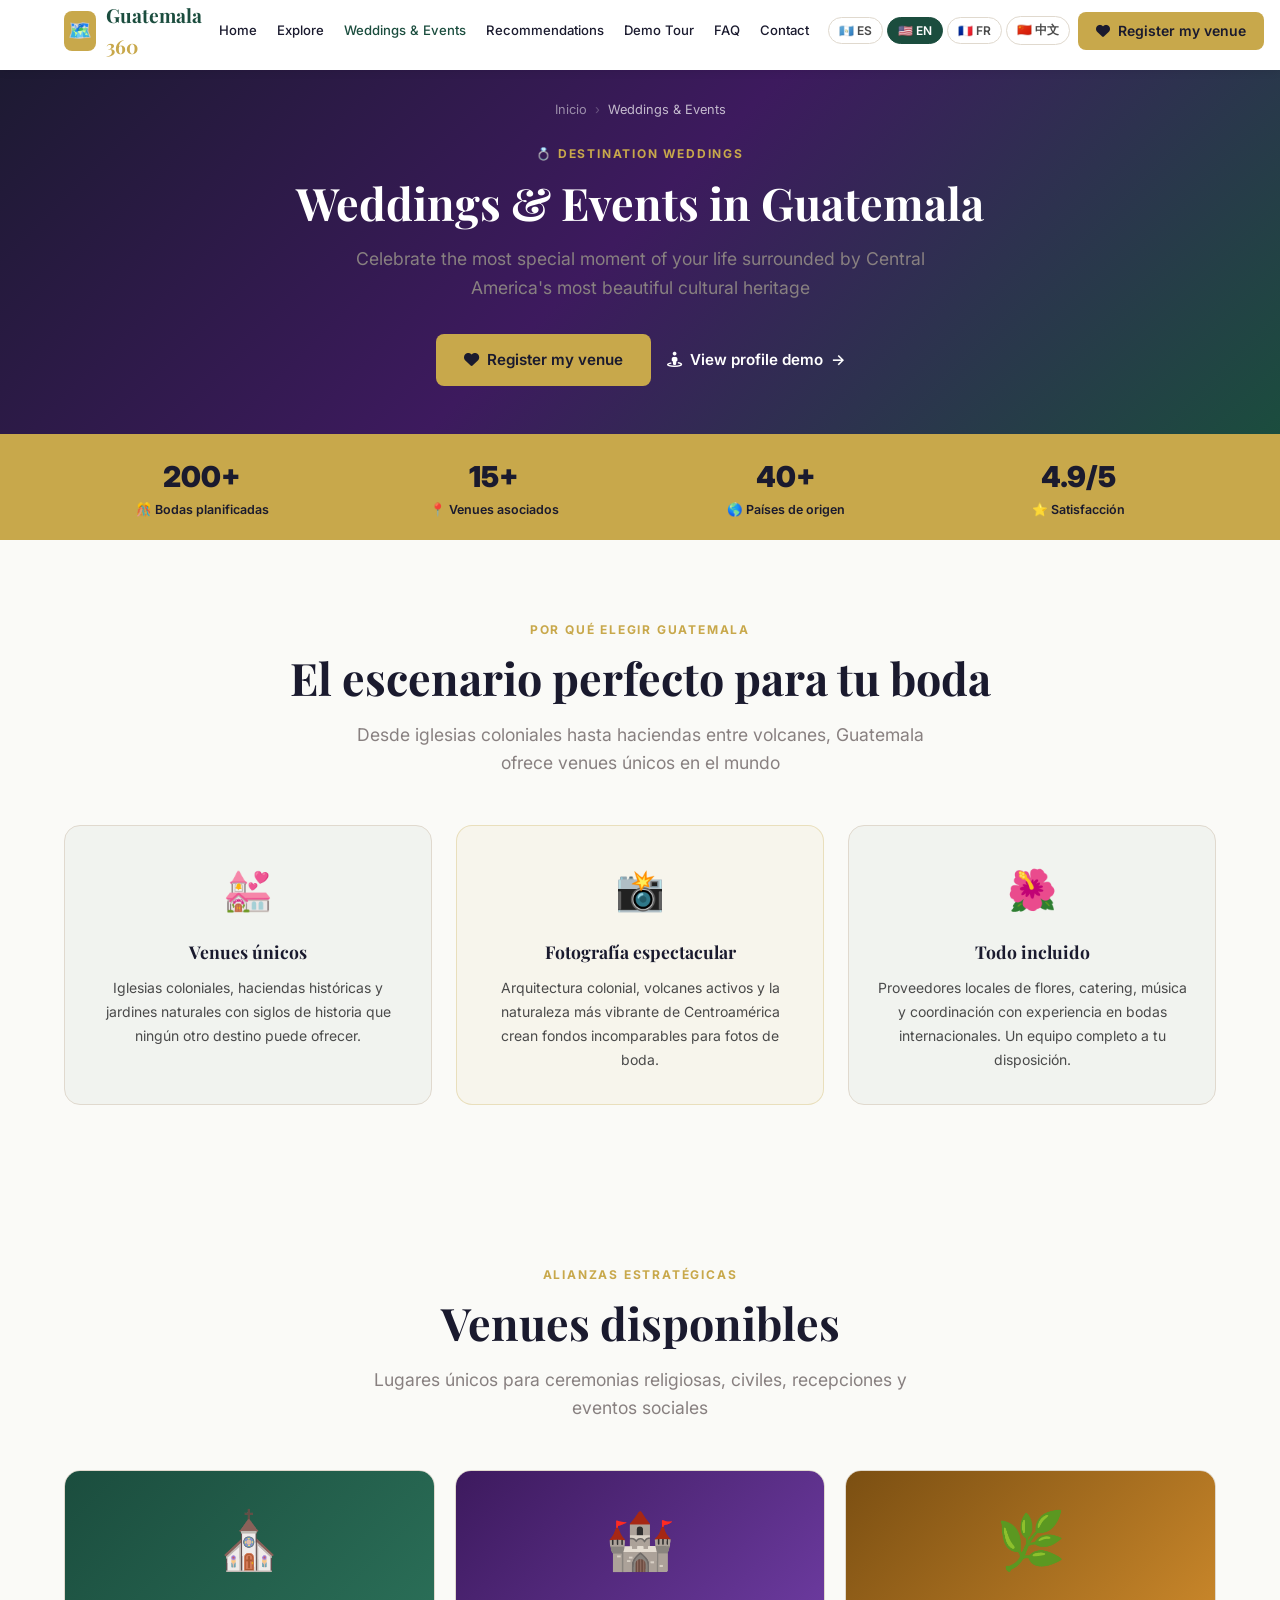
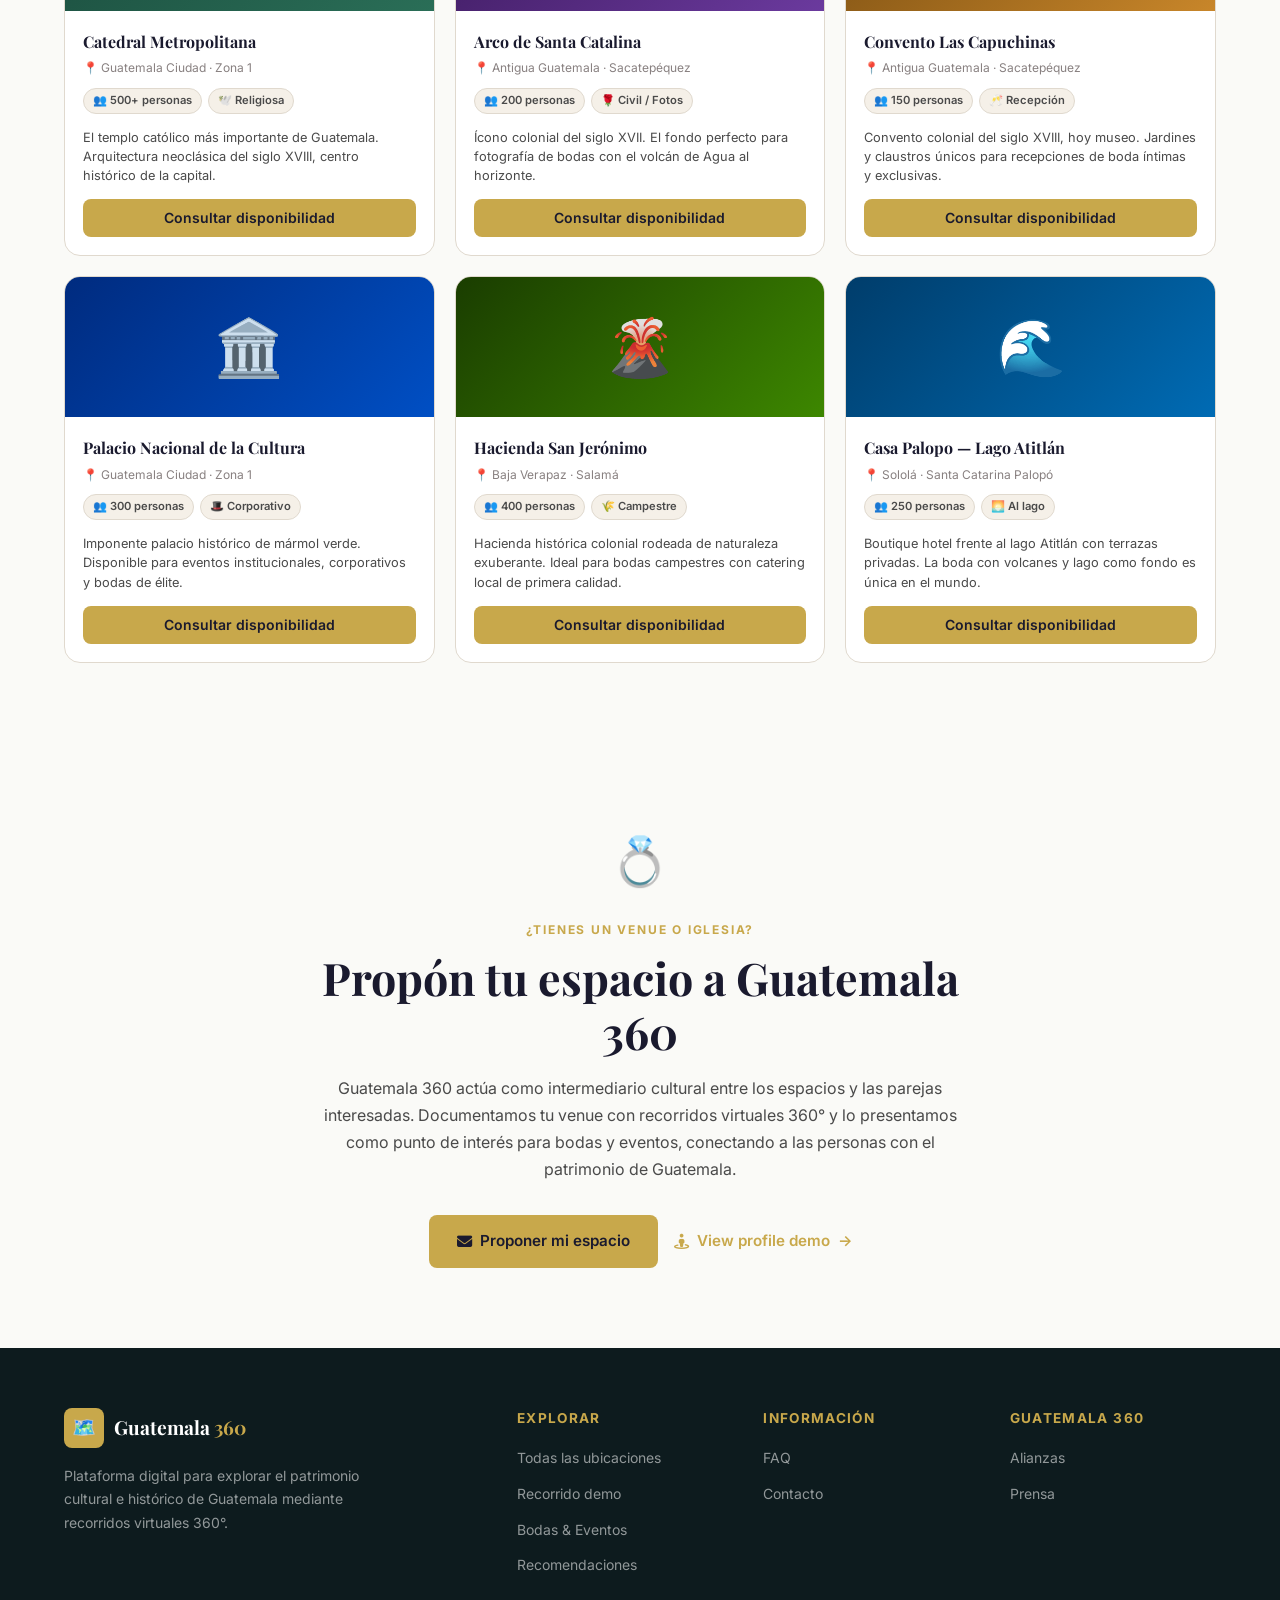
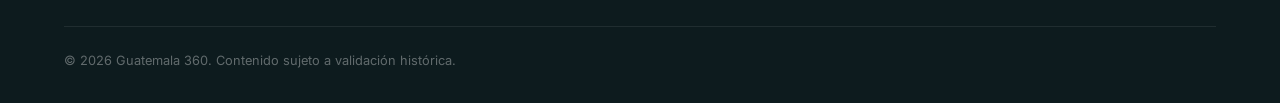
<file: bodas.html>
<!DOCTYPE html>
<html lang="es">
<head>
  <meta charset="UTF-8">
  <meta name="viewport" content="width=device-width, initial-scale=1.0">
  <title>Bodas & Eventos en Guatemala — Guatemala 360</title>
  <meta name="description" content="Celebra tu boda o evento especial en los lugares más emblemáticos de Guatemala. Iglesias coloniales, haciendas históricas y venues únicos.">
  <link rel="preconnect" href="https://fonts.googleapis.com">
  <link href="https://fonts.googleapis.com/css2?family=Playfair+Display:wght@400;700;900&family=Inter:wght@400;500;600;700&display=swap" rel="stylesheet">
  <link rel="stylesheet" href="https://cdnjs.cloudflare.com/ajax/libs/font-awesome/6.5.0/css/all.min.css">
  <link rel="stylesheet" href="css/styles.css">
</head>
<body>

<header class="header header--light" id="main-header">
  <div class="container">
    <div class="header-inner">
      <a href="index.html" class="logo">
        <div class="logo-icon">🗺️</div>
        <span class="logo-text" style="color:var(--color-primary)">Guatemala <span>360</span></span>
      </a>
      <nav class="nav">
        <a href="index.html" class="nav-link" style="color:var(--color-dark)" data-i18n="nav_home">Inicio</a>
        <a href="explorar.html" class="nav-link" style="color:var(--color-dark)" data-i18n="nav_explore">Explorar</a>
        <a href="bodas.html" class="nav-link active" style="color:var(--color-primary)" data-i18n="nav_weddings">Bodas & Eventos</a>
        <a href="recomendaciones.html" class="nav-link" style="color:var(--color-dark)" data-i18n="nav_recommendations">Recomendaciones</a>
        <a href="tour.html" class="nav-link" style="color:var(--color-dark)" data-i18n="nav_tour">Recorrido Demo</a>
        <a href="faq.html" class="nav-link" style="color:var(--color-dark)" data-i18n="nav_faq">FAQ</a>
        <a href="contacto.html" class="nav-link" style="color:var(--color-dark)" data-i18n="nav_contact">Contacto</a>
        <div class="lang-switcher"></div>
        <a href="contacto.html" class="btn btn--primary btn--sm nav-cta">
          <i class="fa fa-heart"></i> <span data-i18n="weddings_cta_venue">Registrar mi venue</span>
        </a>
      </nav>
      <button class="hamburger">
        <span style="background:var(--color-dark)"></span>
        <span style="background:var(--color-dark)"></span>
        <span style="background:var(--color-dark)"></span>
      </button>
    </div>
  </div>
  <nav class="mobile-nav">
    <a href="index.html" class="nav-link" data-i18n="nav_home">Inicio</a>
    <a href="explorar.html" class="nav-link" data-i18n="nav_explore">Explorar</a>
    <a href="bodas.html" class="nav-link" data-i18n="nav_weddings">Bodas & Eventos</a>
    <a href="recomendaciones.html" class="nav-link" data-i18n="nav_recommendations">Recomendaciones</a>
    <a href="tour.html" class="nav-link" data-i18n="nav_tour">Recorrido Demo</a>
    <a href="faq.html" class="nav-link" data-i18n="nav_faq">FAQ</a>
    <a href="contacto.html" class="nav-link" data-i18n="nav_contact">Contacto</a>
    <div class="lang-switcher" style="justify-content:flex-start;margin:8px 0"></div>
  </nav>
</header>

<!-- PAGE HEADER -->
<div class="page-header" style="background:linear-gradient(135deg,#1A1A2E 0%,#3D1A5E 50%,#1B4D3E 100%)">
  <div class="container">
    <nav class="ficha-breadcrumb" style="justify-content:center">
      <a href="index.html">Inicio</a>
      <span class="separator">›</span>
      <span style="color:rgba(255,255,255,0.7)" data-i18n="nav_weddings">Bodas & Eventos</span>
    </nav>
    <p class="section-label">💍 Destination Weddings</p>
    <h1 class="section-title" style="color:white" data-i18n="weddings_title">Bodas & Eventos en Guatemala</h1>
    <p class="section-subtitle" style="margin:0 auto" data-i18n="weddings_subtitle">Celebra el momento más especial de tu vida rodeado del patrimonio cultural más hermoso de Centroamérica</p>
    <div style="display:flex;gap:16px;justify-content:center;margin-top:32px;flex-wrap:wrap">
      <a href="contacto.html" class="btn btn--primary">
        <i class="fa fa-heart"></i> <span data-i18n="weddings_cta_venue">Registrar mi venue</span>
      </a>
      <a href="ubicacion.html" class="btn btn--ghost" style="border-color:rgba(255,255,255,0.4);color:white">
        <i class="fa fa-street-view"></i> <span data-i18n="weddings_cta_demo">Ver demo de perfil</span>
      </a>
    </div>
  </div>
</div>

<!-- STATS BAR -->
<div style="background:var(--color-secondary);padding:20px 0">
  <div class="container">
    <div style="display:grid;grid-template-columns:repeat(4,1fr);gap:16px;text-align:center">
      <div>
        <div style="font-size:1.8rem;font-weight:900;color:#1A1A2E">200+</div>
        <div style="font-size:0.78rem;color:#1A1A2E;font-weight:600">🎊 Bodas planificadas</div>
      </div>
      <div>
        <div style="font-size:1.8rem;font-weight:900;color:#1A1A2E">15+</div>
        <div style="font-size:0.78rem;color:#1A1A2E;font-weight:600">📍 Venues asociados</div>
      </div>
      <div>
        <div style="font-size:1.8rem;font-weight:900;color:#1A1A2E">40+</div>
        <div style="font-size:0.78rem;color:#1A1A2E;font-weight:600">🌎 Países de origen</div>
      </div>
      <div>
        <div style="font-size:1.8rem;font-weight:900;color:#1A1A2E">4.9/5</div>
        <div style="font-size:0.78rem;color:#1A1A2E;font-weight:600">⭐ Satisfacción</div>
      </div>
    </div>
  </div>
</div>

<!-- WHY GUATEMALA -->
<section class="section">
  <div class="container">
    <div class="text-center">
      <p class="section-label">Por qué elegir Guatemala</p>
      <h2 class="section-title">El escenario perfecto para tu boda</h2>
      <p class="section-subtitle">Desde iglesias coloniales hasta haciendas entre volcanes, Guatemala ofrece venues únicos en el mundo</p>
    </div>
    <div style="display:grid;grid-template-columns:repeat(3,1fr);gap:24px;margin-top:48px">
      <div style="padding:32px 28px;border-radius:var(--radius-lg);background:rgba(27,77,62,0.04);border:1.5px solid var(--color-border);text-align:center">
        <div style="font-size:2.5rem;margin-bottom:16px">💒</div>
        <h3 style="font-family:var(--font-heading);font-size:1.1rem;font-weight:700;color:var(--color-dark);margin-bottom:10px">Venues únicos</h3>
        <p style="font-size:0.875rem;color:var(--color-mid);line-height:1.7">Iglesias coloniales, haciendas históricas y jardines naturales con siglos de historia que ningún otro destino puede ofrecer.</p>
      </div>
      <div style="padding:32px 28px;border-radius:var(--radius-lg);background:rgba(200,168,75,0.06);border:1.5px solid rgba(200,168,75,0.3);text-align:center">
        <div style="font-size:2.5rem;margin-bottom:16px">📸</div>
        <h3 style="font-family:var(--font-heading);font-size:1.1rem;font-weight:700;color:var(--color-dark);margin-bottom:10px">Fotografía espectacular</h3>
        <p style="font-size:0.875rem;color:var(--color-mid);line-height:1.7">Arquitectura colonial, volcanes activos y la naturaleza más vibrante de Centroamérica crean fondos incomparables para fotos de boda.</p>
      </div>
      <div style="padding:32px 28px;border-radius:var(--radius-lg);background:rgba(27,77,62,0.04);border:1.5px solid var(--color-border);text-align:center">
        <div style="font-size:2.5rem;margin-bottom:16px">🌺</div>
        <h3 style="font-family:var(--font-heading);font-size:1.1rem;font-weight:700;color:var(--color-dark);margin-bottom:10px">Todo incluido</h3>
        <p style="font-size:0.875rem;color:var(--color-mid);line-height:1.7">Proveedores locales de flores, catering, música y coordinación con experiencia en bodas internacionales. Un equipo completo a tu disposición.</p>
      </div>
    </div>
  </div>
</section>

<!-- VENUES -->
<section class="section section--light">
  <div class="container">
    <div class="text-center">
      <p class="section-label">Alianzas estratégicas</p>
      <h2 class="section-title">Venues disponibles</h2>
      <p class="section-subtitle">Lugares únicos para ceremonias religiosas, civiles, recepciones y eventos sociales</p>
    </div>
    <div class="wedding-venues-grid">

      <div class="wedding-venue-card">
        <div class="wedding-venue-img">⛪</div>
        <div class="wedding-venue-body">
          <div class="wedding-venue-name">Catedral Metropolitana</div>
          <div class="wedding-venue-location">📍 Guatemala Ciudad · Zona 1</div>
          <div class="wedding-venue-meta">
            <span class="wedding-venue-tag">👥 500+ personas</span>
            <span class="wedding-venue-tag">🕊️ Religiosa</span>
          </div>
          <p style="font-size:0.8rem;color:var(--color-mid);line-height:1.5;margin-bottom:14px">El templo católico más importante de Guatemala. Arquitectura neoclásica del siglo XVIII, centro histórico de la capital.</p>
          <a href="contacto.html" class="btn btn--primary btn--sm" style="width:100%;justify-content:center">Consultar disponibilidad</a>
        </div>
      </div>

      <div class="wedding-venue-card">
        <div class="wedding-venue-img" style="background:linear-gradient(135deg,#3D1A5E,#6B3A9E)">🏰</div>
        <div class="wedding-venue-body">
          <div class="wedding-venue-name">Arco de Santa Catalina</div>
          <div class="wedding-venue-location">📍 Antigua Guatemala · Sacatepéquez</div>
          <div class="wedding-venue-meta">
            <span class="wedding-venue-tag">👥 200 personas</span>
            <span class="wedding-venue-tag">🌹 Civil / Fotos</span>
          </div>
          <p style="font-size:0.8rem;color:var(--color-mid);line-height:1.5;margin-bottom:14px">Ícono colonial del siglo XVII. El fondo perfecto para fotografía de bodas con el volcán de Agua al horizonte.</p>
          <a href="contacto.html" class="btn btn--primary btn--sm" style="width:100%;justify-content:center">Consultar disponibilidad</a>
        </div>
      </div>

      <div class="wedding-venue-card">
        <div class="wedding-venue-img" style="background:linear-gradient(135deg,#7B4F12,#C8862A)">🌿</div>
        <div class="wedding-venue-body">
          <div class="wedding-venue-name">Convento Las Capuchinas</div>
          <div class="wedding-venue-location">📍 Antigua Guatemala · Sacatepéquez</div>
          <div class="wedding-venue-meta">
            <span class="wedding-venue-tag">👥 150 personas</span>
            <span class="wedding-venue-tag">🥂 Recepción</span>
          </div>
          <p style="font-size:0.8rem;color:var(--color-mid);line-height:1.5;margin-bottom:14px">Convento colonial del siglo XVIII, hoy museo. Jardines y claustros únicos para recepciones de boda íntimas y exclusivas.</p>
          <a href="contacto.html" class="btn btn--primary btn--sm" style="width:100%;justify-content:center">Consultar disponibilidad</a>
        </div>
      </div>

      <div class="wedding-venue-card">
        <div class="wedding-venue-img" style="background:linear-gradient(135deg,#002B7F,#004FC4)">🏛️</div>
        <div class="wedding-venue-body">
          <div class="wedding-venue-name">Palacio Nacional de la Cultura</div>
          <div class="wedding-venue-location">📍 Guatemala Ciudad · Zona 1</div>
          <div class="wedding-venue-meta">
            <span class="wedding-venue-tag">👥 300 personas</span>
            <span class="wedding-venue-tag">🎩 Corporativo</span>
          </div>
          <p style="font-size:0.8rem;color:var(--color-mid);line-height:1.5;margin-bottom:14px">Imponente palacio histórico de mármol verde. Disponible para eventos institucionales, corporativos y bodas de élite.</p>
          <a href="contacto.html" class="btn btn--primary btn--sm" style="width:100%;justify-content:center">Consultar disponibilidad</a>
        </div>
      </div>

      <div class="wedding-venue-card">
        <div class="wedding-venue-img" style="background:linear-gradient(135deg,#1A3D00,#3D8700)">🌋</div>
        <div class="wedding-venue-body">
          <div class="wedding-venue-name">Hacienda San Jerónimo</div>
          <div class="wedding-venue-location">📍 Baja Verapaz · Salamá</div>
          <div class="wedding-venue-meta">
            <span class="wedding-venue-tag">👥 400 personas</span>
            <span class="wedding-venue-tag">🌾 Campestre</span>
          </div>
          <p style="font-size:0.8rem;color:var(--color-mid);line-height:1.5;margin-bottom:14px">Hacienda histórica colonial rodeada de naturaleza exuberante. Ideal para bodas campestres con catering local de primera calidad.</p>
          <a href="contacto.html" class="btn btn--primary btn--sm" style="width:100%;justify-content:center">Consultar disponibilidad</a>
        </div>
      </div>

      <div class="wedding-venue-card">
        <div class="wedding-venue-img" style="background:linear-gradient(135deg,#003D6B,#006BB4)">🌊</div>
        <div class="wedding-venue-body">
          <div class="wedding-venue-name">Casa Palopo — Lago Atitlán</div>
          <div class="wedding-venue-location">📍 Sololá · Santa Catarina Palopó</div>
          <div class="wedding-venue-meta">
            <span class="wedding-venue-tag">👥 250 personas</span>
            <span class="wedding-venue-tag">🌅 Al lago</span>
          </div>
          <p style="font-size:0.8rem;color:var(--color-mid);line-height:1.5;margin-bottom:14px">Boutique hotel frente al lago Atitlán con terrazas privadas. La boda con volcanes y lago como fondo es única en el mundo.</p>
          <a href="contacto.html" class="btn btn--primary btn--sm" style="width:100%;justify-content:center">Consultar disponibilidad</a>
        </div>
      </div>

    </div>
  </div>
</section>


<!-- CTA FINAL -->
<section class="section">
  <div class="container">
    <div style="text-align:center;max-width:640px;margin:0 auto">
      <div style="font-size:3rem;margin-bottom:20px">💍</div>
      <p class="section-label">¿Tienes un venue o iglesia?</p>
      <h2 class="section-title">Propón tu espacio a Guatemala 360</h2>
      <p style="color:var(--color-mid);line-height:1.7;margin-bottom:32px">Guatemala 360 actúa como intermediario cultural entre los espacios y las parejas interesadas. Documentamos tu venue con recorridos virtuales 360° y lo presentamos como punto de interés para bodas y eventos, conectando a las personas con el patrimonio de Guatemala.</p>
      <div style="display:flex;gap:16px;justify-content:center;flex-wrap:wrap">
        <a href="contacto.html" class="btn btn--primary">
          <i class="fa fa-envelope"></i> Proponer mi espacio
        </a>
        <a href="ubicacion.html" class="btn btn--ghost">
          <i class="fa fa-street-view"></i> <span data-i18n="weddings_cta_demo">Ver demo de perfil</span>
        </a>
      </div>
    </div>
  </div>
</section>

<!-- FOOTER -->
<footer class="footer">
  <div class="container">
    <div class="footer-grid">
      <div class="footer-about">
        <a href="index.html" class="logo">
          <div class="logo-icon">🗺️</div>
          <span class="logo-text">Guatemala <span>360</span></span>
        </a>
        <p>Plataforma digital para explorar el patrimonio cultural e histórico de Guatemala mediante recorridos virtuales 360°.</p>
      </div>
      <div>
        <div class="footer-col-title">Explorar</div>
        <ul class="footer-links">
          <li><a href="explorar.html">Todas las ubicaciones</a></li>
          <li><a href="tour.html">Recorrido demo</a></li>
          <li><a href="bodas.html">Bodas & Eventos</a></li>
          <li><a href="recomendaciones.html">Recomendaciones</a></li>
        </ul>
      </div>
      <div>
        <div class="footer-col-title">Información</div>
        <ul class="footer-links">
          <li><a href="faq.html">FAQ</a></li>
          <li><a href="contacto.html">Contacto</a></li>
        </ul>
      </div>
      <div>
        <div class="footer-col-title">Guatemala 360</div>
        <ul class="footer-links">
          <li><a href="contacto.html">Alianzas</a></li>
          <li><a href="contacto.html">Prensa</a></li>
        </ul>
      </div>
    </div>
    <div class="footer-bottom">
      <p>© 2026 Guatemala 360. Contenido sujeto a validación histórica.</p>
    </div>
  </div>
</footer>

<script src="js/data.js"></script>
<script src="js/i18n.js"></script>
<script src="js/main.js"></script>
</body>
</html>
</file>
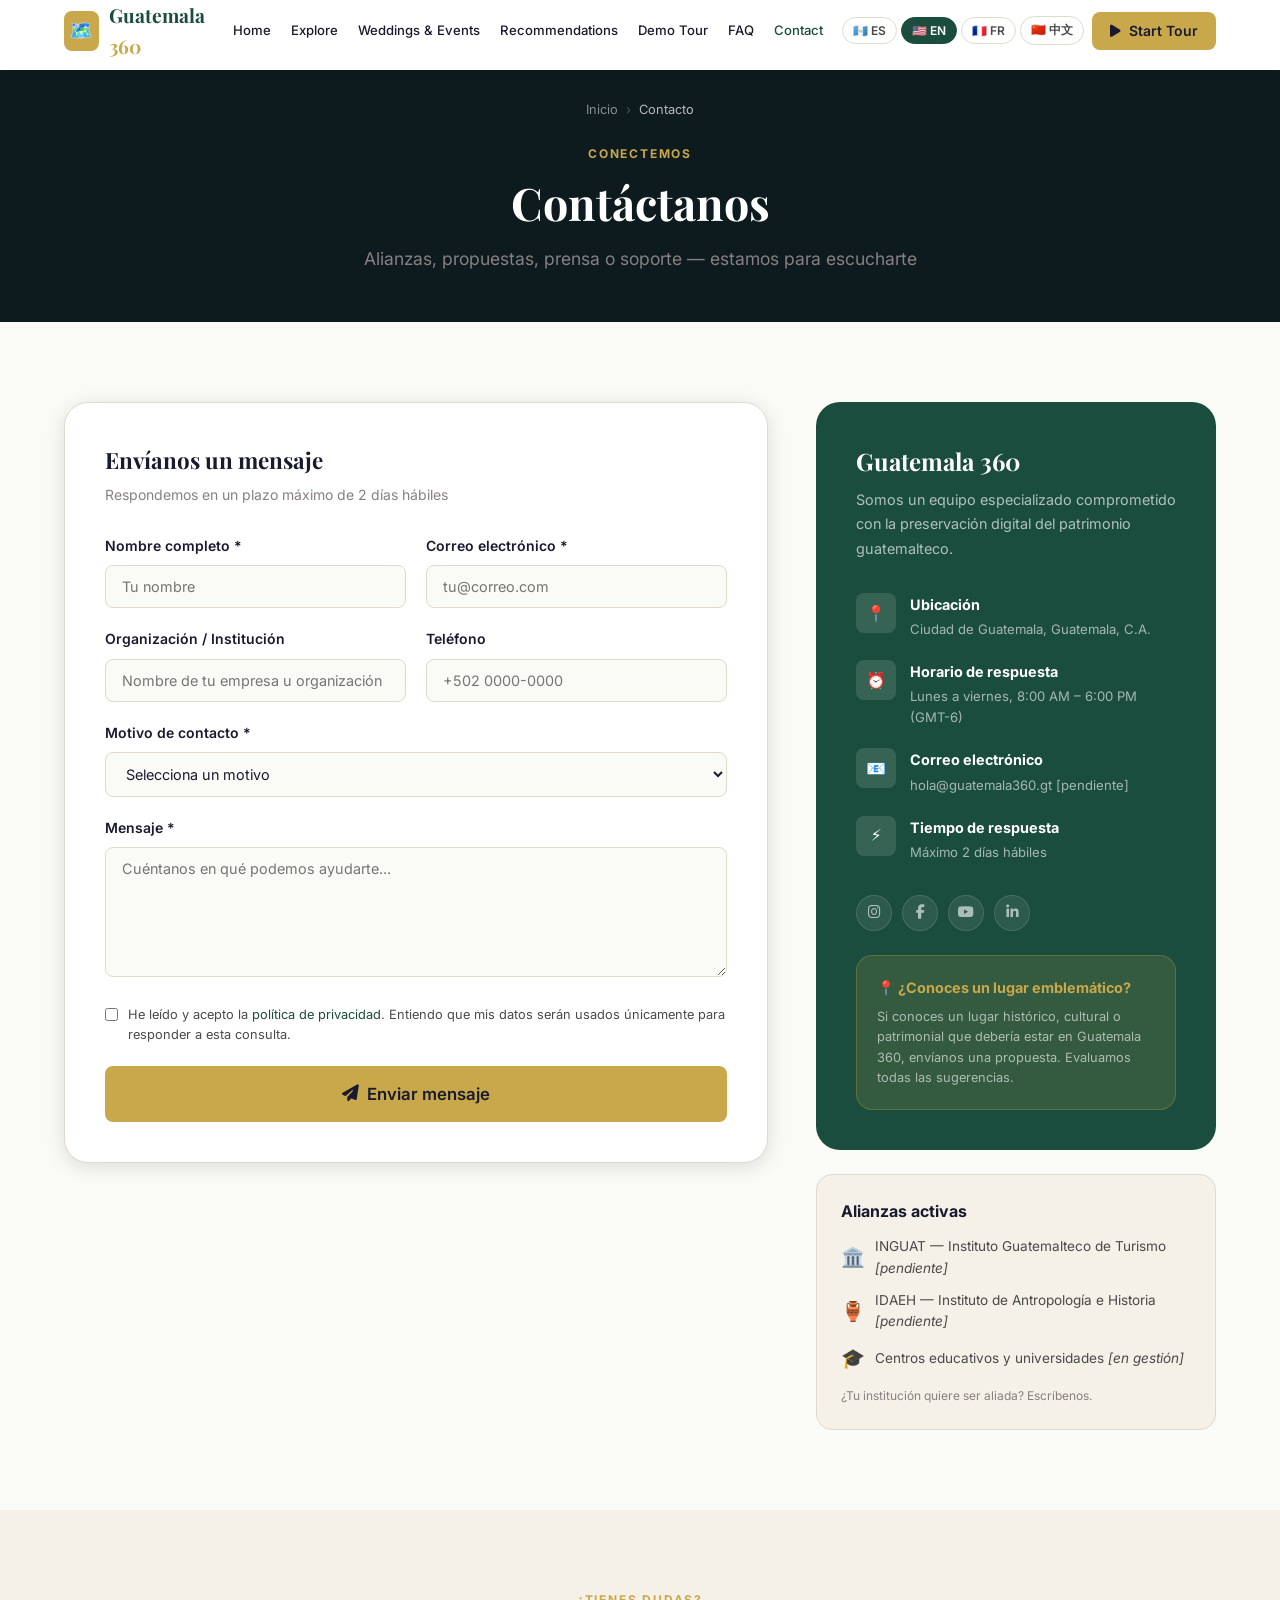
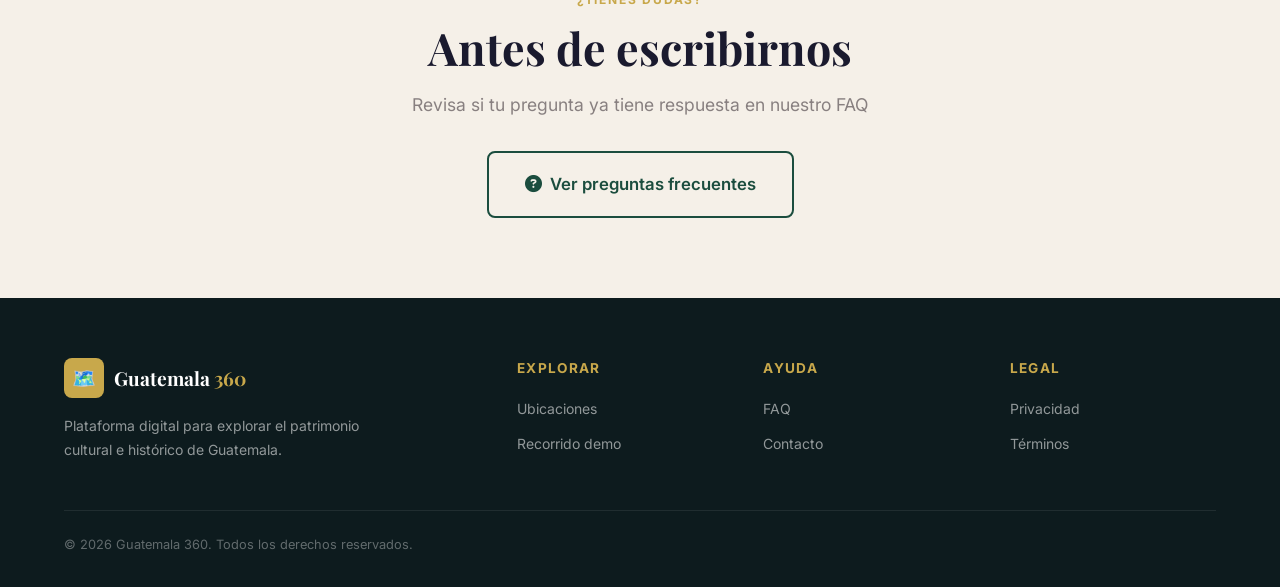
<file: contacto.html>
<!DOCTYPE html>
<html lang="es">
<head>
  <meta charset="UTF-8">
  <meta name="viewport" content="width=device-width, initial-scale=1.0">
  <title>Contacto — Guatemala 360</title>
  <meta name="description" content="Contáctanos para alianzas institucionales, proponer ubicaciones, prensa, soporte o cualquier consulta sobre Guatemala 360.">
  <link rel="preconnect" href="https://fonts.googleapis.com">
  <link href="https://fonts.googleapis.com/css2?family=Playfair+Display:wght@400;700&family=Inter:wght@400;500;600;700&display=swap" rel="stylesheet">
  <link rel="stylesheet" href="https://cdnjs.cloudflare.com/ajax/libs/font-awesome/6.5.0/css/all.min.css">
  <link rel="stylesheet" href="css/styles.css">
  <style>
    .contact-layout {
      display: grid;
      grid-template-columns: 1fr 400px;
      gap: 48px;
      align-items: start;
    }
    .contact-info-card {
      background: var(--color-primary);
      border-radius: var(--radius-xl);
      padding: 40px;
      color: white;
    }
    .contact-info-title { font-family: var(--font-heading); font-size: 1.5rem; font-weight: 700; margin-bottom: 8px; }
    .contact-info-sub { color: rgba(255,255,255,0.65); font-size: 0.9rem; line-height: 1.7; margin-bottom: 32px; }
    .contact-info-list { display: flex; flex-direction: column; gap: 20px; margin-bottom: 32px; }
    .contact-info-item { display: flex; gap: 14px; align-items: flex-start; }
    .contact-info-icon {
      width: 40px; height: 40px;
      background: rgba(255,255,255,0.12);
      border-radius: var(--radius-md);
      display: flex; align-items: center; justify-content: center;
      font-size: 1rem; flex-shrink: 0;
    }
    .contact-info-item-title { font-weight: 700; font-size: 0.9rem; margin-bottom: 3px; }
    .contact-info-item-val { font-size: 0.82rem; color: rgba(255,255,255,0.6); }

    .propose-card {
      margin-top: 20px;
      background: rgba(200,168,75,0.15);
      border: 1px solid rgba(200,168,75,0.3);
      border-radius: var(--radius-lg);
      padding: 20px;
    }
    .propose-card-title { font-weight: 700; font-size: 0.9rem; color: var(--color-secondary); margin-bottom: 8px; }
    .propose-card-desc { font-size: 0.8rem; color: rgba(255,255,255,0.6); line-height: 1.6; }

    .success-msg {
      display: none;
      padding: 20px;
      background: rgba(27,77,62,0.1);
      border: 2px solid var(--color-primary);
      border-radius: var(--radius-lg);
      text-align: center;
      margin-top: 20px;
    }
    .success-msg.show { display: block; }

    @media(max-width: 900px) {
      .contact-layout { grid-template-columns: 1fr; }
      .contact-info-card { order: 2; }
    }
  </style>
</head>
<body>

<header class="header header--light" id="main-header">
  <div class="container">
    <div class="header-inner">
      <a href="index.html" class="logo">
        <div class="logo-icon">🗺️</div>
        <span class="logo-text" style="color:var(--color-primary)">Guatemala <span>360</span></span>
      </a>
      <nav class="nav">
        <a href="index.html" class="nav-link" style="color:var(--color-dark)" data-i18n="nav_home">Inicio</a>
        <a href="explorar.html" class="nav-link" style="color:var(--color-dark)" data-i18n="nav_explore">Explorar</a>
        <a href="bodas.html" class="nav-link" style="color:var(--color-dark)" data-i18n="nav_weddings">Bodas &amp; Eventos</a>
        <a href="recomendaciones.html" class="nav-link" style="color:var(--color-dark)" data-i18n="nav_recommendations">Recomendaciones</a>
        <a href="tour.html" class="nav-link" style="color:var(--color-dark)" data-i18n="nav_tour">Recorrido Demo</a>
        <a href="faq.html" class="nav-link" style="color:var(--color-dark)" data-i18n="nav_faq">FAQ</a>
        <a href="contacto.html" class="nav-link active" style="color:var(--color-primary)" data-i18n="nav_contact">Contacto</a>
        <div class="lang-switcher"></div>
        <a href="tour.html" class="btn btn--primary btn--sm nav-cta">
          <i class="fa fa-play"></i> <span data-i18n="nav_cta">Iniciar Recorrido</span>
        </a>
      </nav>
      <button class="hamburger">
        <span style="background:var(--color-dark)"></span>
        <span style="background:var(--color-dark)"></span>
        <span style="background:var(--color-dark)"></span>
      </button>
    </div>
  </div>
  <nav class="mobile-nav">
    <a href="index.html" class="nav-link" data-i18n="nav_home">Inicio</a>
    <a href="explorar.html" class="nav-link" data-i18n="nav_explore">Explorar</a>
        <a href="bodas.html" class="nav-link" style="color:var(--color-dark)" data-i18n="nav_weddings">Bodas &amp; Eventos</a>
        <a href="recomendaciones.html" class="nav-link" style="color:var(--color-dark)" data-i18n="nav_recommendations">Recomendaciones</a>
        <a href="tour.html" class="nav-link" data-i18n="nav_tour">Recorrido Demo</a>
    <a href="faq.html" class="nav-link" data-i18n="nav_faq">FAQ</a>
    <a href="contacto.html" class="nav-link" data-i18n="nav_contact">Contacto</a>
    <div class="lang-switcher" style="justify-content:flex-start;margin:8px 0"></div>
  </nav>
</header>

<!-- PAGE HEADER -->
<div class="page-header">
  <div class="container">
    <nav class="ficha-breadcrumb" style="justify-content:center">
      <a href="index.html">Inicio</a>
      <span class="separator">›</span>
      <span style="color:rgba(255,255,255,0.7)">Contacto</span>
    </nav>
    <p class="section-label">Conectemos</p>
    <h1 class="section-title" style="color:white">Contáctanos</h1>
    <p class="section-subtitle" style="margin:0 auto">Alianzas, propuestas, prensa o soporte — estamos para escucharte</p>
  </div>
</div>

<!-- CONTACT SECTION -->
<section class="section">
  <div class="container">
    <div class="contact-layout">

      <!-- FORMULARIO -->
      <div>
        <div class="contact-form-card">
          <h2 style="font-family:var(--font-heading);font-size:1.4rem;margin-bottom:6px">Envíanos un mensaje</h2>
          <p style="color:var(--color-muted);font-size:0.875rem;margin-bottom:28px">Respondemos en un plazo máximo de 2 días hábiles</p>

          <form id="contact-form" novalidate>
            <div class="form-row">
              <div class="form-group">
                <label class="form-label" for="nombre">Nombre completo *</label>
                <input class="form-input" type="text" id="nombre" name="nombre" placeholder="Tu nombre" required>
              </div>
              <div class="form-group">
                <label class="form-label" for="email">Correo electrónico *</label>
                <input class="form-input" type="email" id="email" name="email" placeholder="tu@correo.com" required>
              </div>
            </div>
            <div class="form-row">
              <div class="form-group">
                <label class="form-label" for="organizacion">Organización / Institución</label>
                <input class="form-input" type="text" id="organizacion" name="organizacion" placeholder="Nombre de tu empresa u organización">
              </div>
              <div class="form-group">
                <label class="form-label" for="telefono">Teléfono</label>
                <input class="form-input" type="tel" id="telefono" name="telefono" placeholder="+502 0000-0000">
              </div>
            </div>
            <div class="form-group">
              <label class="form-label" for="motivo">Motivo de contacto *</label>
              <select class="form-select" id="motivo" name="motivo" required>
                <option value="">Selecciona un motivo</option>
                <option value="alianza">🤝 Alianza institucional</option>
                <option value="propuesta-ubicacion">📍 Proponer una ubicación</option>
                <option value="permiso">🔑 Solicitud de permisos / acceso</option>
                <option value="turismo">✈️ Consulta turística</option>
                <option value="prensa">📰 Prensa y medios</option>
                <option value="educativo">🎓 Uso educativo</option>
                <option value="soporte">🛠️ Soporte técnico</option>
                <option value="otro">💬 Otro</option>
              </select>
            </div>
            <div class="form-group" id="ubicacion-group" style="display:none">
              <label class="form-label" for="ubicacion-propuesta">Lugar que deseas proponer</label>
              <input class="form-input" type="text" id="ubicacion-propuesta" name="ubicacion-propuesta" placeholder="Nombre del lugar y departamento">
            </div>
            <div class="form-group">
              <label class="form-label" for="mensaje">Mensaje *</label>
              <textarea class="form-textarea" id="mensaje" name="mensaje" placeholder="Cuéntanos en qué podemos ayudarte..." required></textarea>
            </div>
            <div class="form-group" style="display:flex;align-items:flex-start;gap:10px">
              <input type="checkbox" id="privacidad" name="privacidad" required style="margin-top:3px;width:auto;accent-color:var(--color-primary)">
              <label for="privacidad" style="font-size:0.8rem;color:var(--color-mid);cursor:pointer">
                He leído y acepto la <a href="#" style="color:var(--color-primary)">política de privacidad</a>. Entiendo que mis datos serán usados únicamente para responder a esta consulta.
              </label>
            </div>
            <button type="submit" class="btn btn--primary btn--lg" style="width:100%;justify-content:center">
              <i class="fa fa-paper-plane"></i> Enviar mensaje
            </button>
          </form>

          <div class="success-msg" id="success-msg">
            <div style="font-size:2rem;margin-bottom:8px">✅</div>
            <h4 style="font-family:var(--font-heading);font-size:1.1rem;margin-bottom:6px">¡Mensaje enviado!</h4>
            <p style="font-size:0.875rem;color:var(--color-mid)">Gracias por contactarnos. Responderemos a tu correo en un plazo de 2 días hábiles.</p>
          </div>
        </div>
      </div>

      <!-- SIDEBAR INFO -->
      <div>
        <div class="contact-info-card">
          <h3 class="contact-info-title">Guatemala 360</h3>
          <p class="contact-info-sub">Somos un equipo especializado comprometido con la preservación digital del patrimonio guatemalteco.</p>

          <div class="contact-info-list">
            <div class="contact-info-item">
              <div class="contact-info-icon">📍</div>
              <div>
                <div class="contact-info-item-title">Ubicación</div>
                <div class="contact-info-item-val">Ciudad de Guatemala, Guatemala, C.A.</div>
              </div>
            </div>
            <div class="contact-info-item">
              <div class="contact-info-icon">⏰</div>
              <div>
                <div class="contact-info-item-title">Horario de respuesta</div>
                <div class="contact-info-item-val">Lunes a viernes, 8:00 AM – 6:00 PM (GMT-6)</div>
              </div>
            </div>
            <div class="contact-info-item">
              <div class="contact-info-icon">📧</div>
              <div>
                <div class="contact-info-item-title">Correo electrónico</div>
                <div class="contact-info-item-val">hola@guatemala360.gt [pendiente]</div>
              </div>
            </div>
            <div class="contact-info-item">
              <div class="contact-info-icon">⚡</div>
              <div>
                <div class="contact-info-item-title">Tiempo de respuesta</div>
                <div class="contact-info-item-val">Máximo 2 días hábiles</div>
              </div>
            </div>
          </div>

          <div style="display:flex;gap:10px;margin-bottom:24px">
            <a href="#" class="social-link" aria-label="Instagram"><i class="fab fa-instagram"></i></a>
            <a href="#" class="social-link" aria-label="Facebook"><i class="fab fa-facebook-f"></i></a>
            <a href="#" class="social-link" aria-label="YouTube"><i class="fab fa-youtube"></i></a>
            <a href="#" class="social-link" aria-label="LinkedIn"><i class="fab fa-linkedin-in"></i></a>
          </div>

          <div class="propose-card">
            <div class="propose-card-title">📍 ¿Conoces un lugar emblemático?</div>
            <div class="propose-card-desc">Si conoces un lugar histórico, cultural o patrimonial que debería estar en Guatemala 360, envíanos una propuesta. Evaluamos todas las sugerencias.</div>
          </div>
        </div>

        <!-- Alianzas -->
        <div style="margin-top:24px;padding:24px;background:var(--color-light);border-radius:var(--radius-lg);border:1px solid var(--color-border)">
          <h4 style="font-weight:700;font-size:1rem;margin-bottom:12px">Alianzas activas</h4>
          <div style="display:flex;flex-direction:column;gap:10px">
            <div style="display:flex;align-items:center;gap:10px;font-size:0.85rem;color:var(--color-mid)">
              <span style="font-size:1.2rem">🏛️</span>
              <span>INGUAT — Instituto Guatemalteco de Turismo <em>[pendiente]</em></span>
            </div>
            <div style="display:flex;align-items:center;gap:10px;font-size:0.85rem;color:var(--color-mid)">
              <span style="font-size:1.2rem">🏺</span>
              <span>IDAEH — Instituto de Antropología e Historia <em>[pendiente]</em></span>
            </div>
            <div style="display:flex;align-items:center;gap:10px;font-size:0.85rem;color:var(--color-mid)">
              <span style="font-size:1.2rem">🎓</span>
              <span>Centros educativos y universidades <em>[en gestión]</em></span>
            </div>
          </div>
          <p style="font-size:0.75rem;color:var(--color-muted);margin-top:12px">¿Tu institución quiere ser aliada? Escríbenos.</p>
        </div>
      </div>
    </div>
  </div>
</section>

<!-- FAQ MINI -->
<section class="section section--cream">
  <div class="container" style="max-width:800px;text-align:center">
    <p class="section-label">¿Tienes dudas?</p>
    <h2 class="section-title">Antes de escribirnos</h2>
    <p class="section-subtitle" style="margin:0 auto 32px">Revisa si tu pregunta ya tiene respuesta en nuestro FAQ</p>
    <a href="faq.html" class="btn btn--outline-dark btn--lg">
      <i class="fa fa-question-circle"></i> Ver preguntas frecuentes
    </a>
  </div>
</section>

<!-- FOOTER -->
<footer class="footer">
  <div class="container">
    <div class="footer-grid">
      <div class="footer-about">
        <a href="index.html" class="logo">
          <div class="logo-icon">🗺️</div>
          <span class="logo-text">Guatemala <span>360</span></span>
        </a>
        <p>Plataforma digital para explorar el patrimonio cultural e histórico de Guatemala.</p>
      </div>
      <div>
        <div class="footer-col-title">Explorar</div>
        <ul class="footer-links">
          <li><a href="explorar.html">Ubicaciones</a></li>
          <li><a href="tour.html">Recorrido demo</a></li>
        </ul>
      </div>
      <div>
        <div class="footer-col-title">Ayuda</div>
        <ul class="footer-links">
          <li><a href="faq.html">FAQ</a></li>
          <li><a href="contacto.html">Contacto</a></li>
        </ul>
      </div>
      <div>
        <div class="footer-col-title">Legal</div>
        <ul class="footer-links">
          <li><a href="#">Privacidad</a></li>
          <li><a href="#">Términos</a></li>
        </ul>
      </div>
    </div>
    <div class="footer-bottom">
      <p>© 2026 Guatemala 360. Todos los derechos reservados.</p>
    </div>
  </div>
</footer>

<!-- MODAL -->
<div class="modal-overlay" id="modal-overlay">
  <div class="modal">
    <div class="modal-header">
      <h3 class="modal-title" id="modal-title"></h3>
      <button class="modal-close" id="modal-close">✕</button>
    </div>
    <div class="modal-img-placeholder" id="modal-image"></div>
    <div class="modal-body">
      <p class="modal-text" id="modal-text"></p>
      <p class="modal-source" id="modal-source"></p>
    </div>
  </div>
</div>


<script src="js/data.js"></script>
<script src="js/i18n.js"></script>
<script src="js/main.js"></script>
<script>
  document.addEventListener('DOMContentLoaded', () => {
    // Show ubicacion field when motivo is propuesta-ubicacion
    const motivoSelect = document.getElementById('motivo');
    const ubicacionGroup = document.getElementById('ubicacion-group');
    if (motivoSelect && ubicacionGroup) {
      motivoSelect.addEventListener('change', () => {
        ubicacionGroup.style.display = motivoSelect.value === 'propuesta-ubicacion' ? 'block' : 'none';
      });
    }

    // Form submission simulation
    const form = document.getElementById('contact-form');
    const successMsg = document.getElementById('success-msg');
    if (form && successMsg) {
      form.addEventListener('submit', (e) => {
        e.preventDefault();
        const nombre = document.getElementById('nombre').value.trim();
        const email = document.getElementById('email').value.trim();
        const motivo = document.getElementById('motivo').value;
        const mensaje = document.getElementById('mensaje').value.trim();
        const privacidad = document.getElementById('privacidad').checked;

        if (!nombre || !email || !motivo || !mensaje || !privacidad) {
          alert('Por favor completa todos los campos requeridos y acepta la política de privacidad.');
          return;
        }

        form.style.opacity = '0.5';
        form.style.pointerEvents = 'none';
        setTimeout(() => {
          form.style.display = 'none';
          successMsg.classList.add('show');
        }, 800);
      });
    }
  });
</script>
</body>
</html>
</file>
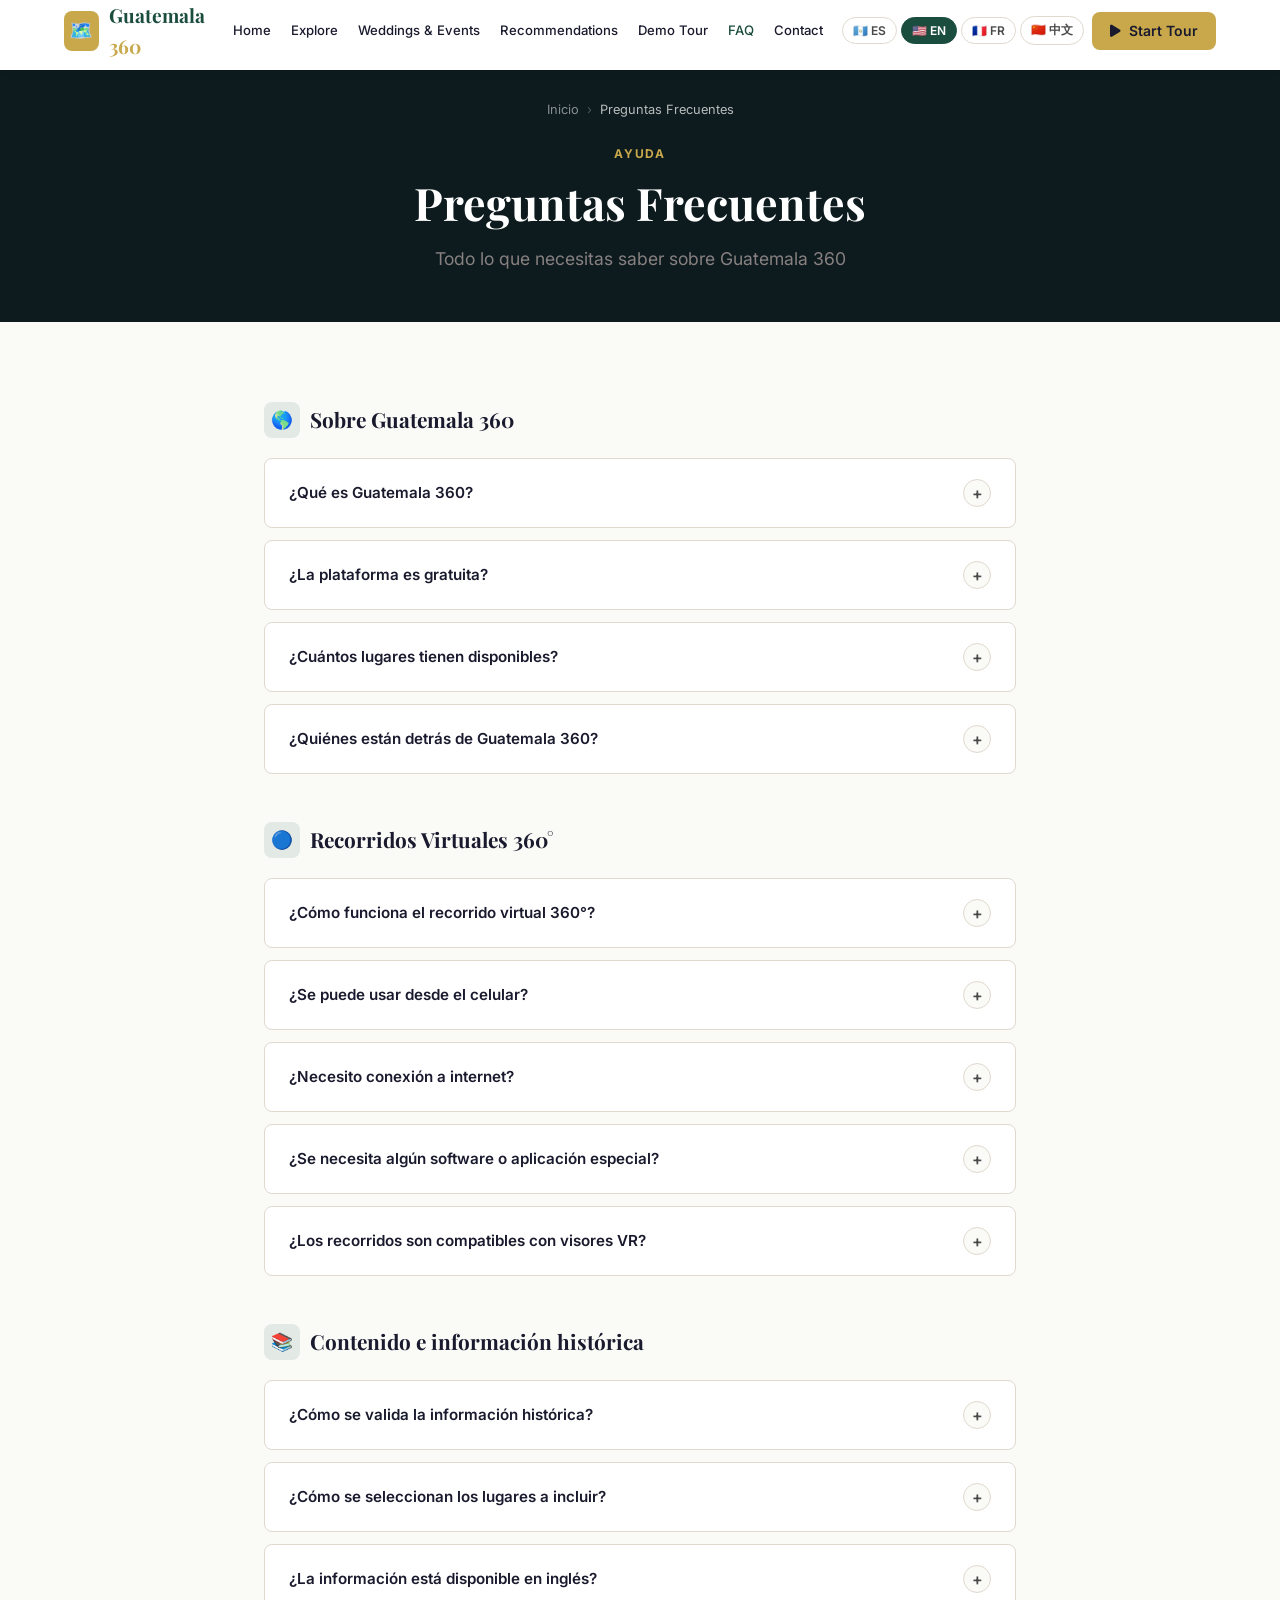
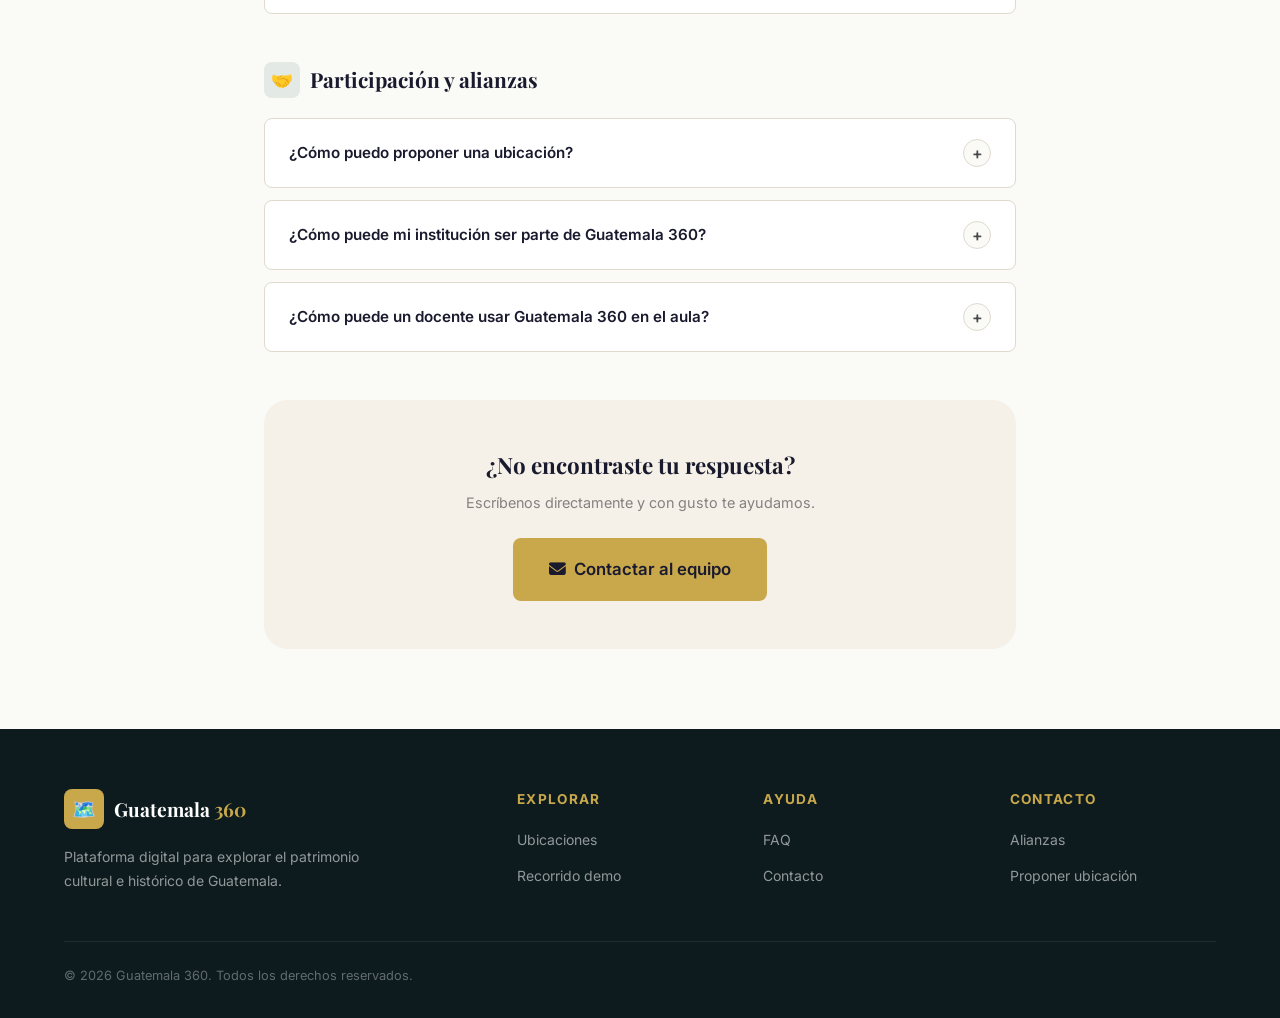
<file: faq.html>
<!DOCTYPE html>
<html lang="es">
<head>
  <meta charset="UTF-8">
  <meta name="viewport" content="width=device-width, initial-scale=1.0">
  <title>Preguntas Frecuentes — Guatemala 360</title>
  <meta name="description" content="Respuestas a las preguntas más frecuentes sobre Guatemala 360: cómo funcionan los recorridos 360°, cómo proponer un lugar, alianzas y más.">
  <link rel="preconnect" href="https://fonts.googleapis.com">
  <link href="https://fonts.googleapis.com/css2?family=Playfair+Display:wght@400;700&family=Inter:wght@400;500;600;700&display=swap" rel="stylesheet">
  <link rel="stylesheet" href="https://cdnjs.cloudflare.com/ajax/libs/font-awesome/6.5.0/css/all.min.css">
  <link rel="stylesheet" href="css/styles.css">
  <style>
    .faq-category { margin-bottom: 48px; }
    .faq-category-title {
      font-family: var(--font-heading);
      font-size: 1.3rem;
      font-weight: 700;
      color: var(--color-dark);
      margin-bottom: 20px;
      display: flex;
      align-items: center;
      gap: 10px;
    }
    .faq-category-icon {
      width: 36px; height: 36px;
      background: rgba(27,77,62,0.1);
      border-radius: var(--radius-md);
      display: flex;
      align-items: center;
      justify-content: center;
      font-size: 1.1rem;
    }
  </style>
</head>
<body>

<header class="header header--light" id="main-header">
  <div class="container">
    <div class="header-inner">
      <a href="index.html" class="logo">
        <div class="logo-icon">🗺️</div>
        <span class="logo-text" style="color:var(--color-primary)">Guatemala <span>360</span></span>
      </a>
      <nav class="nav">
        <a href="index.html" class="nav-link" style="color:var(--color-dark)" data-i18n="nav_home">Inicio</a>
        <a href="explorar.html" class="nav-link" style="color:var(--color-dark)" data-i18n="nav_explore">Explorar</a>
        <a href="bodas.html" class="nav-link" style="color:var(--color-dark)" data-i18n="nav_weddings">Bodas &amp; Eventos</a>
        <a href="recomendaciones.html" class="nav-link" style="color:var(--color-dark)" data-i18n="nav_recommendations">Recomendaciones</a>
        <a href="tour.html" class="nav-link" style="color:var(--color-dark)" data-i18n="nav_tour">Recorrido Demo</a>
        <a href="faq.html" class="nav-link active" style="color:var(--color-primary)" data-i18n="nav_faq">FAQ</a>
        <a href="contacto.html" class="nav-link" style="color:var(--color-dark)" data-i18n="nav_contact">Contacto</a>
        <div class="lang-switcher"></div>
        <a href="tour.html" class="btn btn--primary btn--sm nav-cta">
          <i class="fa fa-play"></i> <span data-i18n="nav_cta">Iniciar Recorrido</span>
        </a>
      </nav>
      <button class="hamburger">
        <span style="background:var(--color-dark)"></span>
        <span style="background:var(--color-dark)"></span>
        <span style="background:var(--color-dark)"></span>
      </button>
    </div>
  </div>
  <nav class="mobile-nav">
    <a href="index.html" class="nav-link" data-i18n="nav_home">Inicio</a>
    <a href="explorar.html" class="nav-link" data-i18n="nav_explore">Explorar</a>
        <a href="bodas.html" class="nav-link" style="color:var(--color-dark)" data-i18n="nav_weddings">Bodas &amp; Eventos</a>
        <a href="recomendaciones.html" class="nav-link" style="color:var(--color-dark)" data-i18n="nav_recommendations">Recomendaciones</a>
        <a href="tour.html" class="nav-link" data-i18n="nav_tour">Recorrido Demo</a>
    <a href="faq.html" class="nav-link" data-i18n="nav_faq">FAQ</a>
    <a href="contacto.html" class="nav-link" data-i18n="nav_contact">Contacto</a>
    <div class="lang-switcher" style="justify-content:flex-start;margin:8px 0"></div>
  </nav>
</header>

<!-- PAGE HEADER -->
<div class="page-header">
  <div class="container">
    <nav class="ficha-breadcrumb" style="justify-content:center">
      <a href="index.html">Inicio</a>
      <span class="separator">›</span>
      <span style="color:rgba(255,255,255,0.7)">Preguntas Frecuentes</span>
    </nav>
    <p class="section-label">Ayuda</p>
    <h1 class="section-title" style="color:white">Preguntas Frecuentes</h1>
    <p class="section-subtitle" style="margin:0 auto">Todo lo que necesitas saber sobre Guatemala 360</p>
  </div>
</div>

<!-- FAQ CONTENT -->
<section class="section">
  <div class="container" style="max-width:800px">

    <div id="faq-content">
      <!-- Generado dinámicamente por JS a continuación -->

      <!-- GENERAL -->
      <div class="faq-category">
        <div class="faq-category-title">
          <div class="faq-category-icon">🌎</div>
          Sobre Guatemala 360
        </div>
        <div class="faq-list">
          <div class="faq-item">
            <button class="faq-question">¿Qué es Guatemala 360?
              <span class="faq-icon">+</span>
            </button>
            <div class="faq-answer">Guatemala 360 es una plataforma digital que permite explorar lugares turísticos, históricos, culturales y patrimoniales de Guatemala mediante recorridos virtuales 360° interactivos, similares a una experiencia tipo Google Street View pero enfocada en el contenido educativo e histórico del país. Cada lugar cuenta con fichas históricas verificadas, datos relevantes, curiosidades y un asistente IA como guía virtual.</div>
          </div>
          <div class="faq-item">
            <button class="faq-question">¿La plataforma es gratuita?
              <span class="faq-icon">+</span>
            </button>
            <div class="faq-answer">Sí, Guatemala 360 es completamente gratuita para todos los usuarios. El acceso a recorridos, fichas históricas y todos los contenidos no tiene ningún costo.</div>
          </div>
          <div class="faq-item">
            <button class="faq-question">¿Cuántos lugares tienen disponibles?
              <span class="faq-icon">+</span>
            </button>
            <div class="faq-answer">Actualmente nos encontramos en fase piloto. El proyecto contempla incorporar hasta 10 ubicaciones durante el primer año, cubriendo diferentes departamentos, tipos de patrimonio (colonial, arqueológico, natural, institucional) y regiones de Guatemala.</div>
          </div>
          <div class="faq-item">
            <button class="faq-question">¿Quiénes están detrás de Guatemala 360?
              <span class="faq-icon">+</span>
            </button>
            <div class="faq-answer">Guatemala 360 es un proyecto de preservación cultural digital impulsado por un equipo especializado en desarrollo web, marketing digital y diseño. Trabajamos en alianza con instituciones culturales, museos, municipalidades e historiadores para garantizar que el contenido sea preciso y valioso.</div>
          </div>
        </div>
      </div>

      <!-- RECORRIDOS 360 -->
      <div class="faq-category">
        <div class="faq-category-title">
          <div class="faq-category-icon">🔵</div>
          Recorridos Virtuales 360°
        </div>
        <div class="faq-list">
          <div class="faq-item">
            <button class="faq-question">¿Cómo funciona el recorrido virtual 360°?
              <span class="faq-icon">+</span>
            </button>
            <div class="faq-answer">Los recorridos usan fotografías esféricas de alta resolución que cubren los 360 grados del espacio. Al ingresar a un recorrido, puedes: <br><br>
              • <strong>Girar la vista</strong> haciendo clic y arrastrando con el mouse, o tocando y deslizando en móvil.<br>
              • <strong>Hacer zoom</strong> con la rueda del mouse o pellizcando la pantalla.<br>
              • <strong>Explorar hotspots</strong> haciendo clic en los puntos de colores para ver información del lugar.<br>
              • <strong>Navegar entre escenas</strong> siguiendo las flechas de navegación para moverte a otra área del mismo lugar.</div>
          </div>
          <div class="faq-item">
            <button class="faq-question">¿Se puede usar desde el celular?
              <span class="faq-icon">+</span>
            </button>
            <div class="faq-answer">Sí, totalmente. Los recorridos están optimizados para dispositivos móviles. En smartphones puedes girar la vista tocando y arrastrando, hacer zoom pellizcando la pantalla, y usar el modo pantalla completa para una experiencia más inmersiva. En dispositivos con giroscopio, también puedes mover el teléfono para navegar.</div>
          </div>
          <div class="faq-item">
            <button class="faq-question">¿Necesito conexión a internet?
              <span class="faq-icon">+</span>
            </button>
            <div class="faq-answer">Sí, actualmente se requiere conexión a internet para cargar los recorridos. Las imágenes 360° son de alta resolución para garantizar una experiencia de calidad. Recomendamos una conexión estable de al menos 5 Mbps para una carga fluida.</div>
          </div>
          <div class="faq-item">
            <button class="faq-question">¿Se necesita algún software o aplicación especial?
              <span class="faq-icon">+</span>
            </button>
            <div class="faq-answer">No. Guatemala 360 funciona directamente en el navegador web, sin necesidad de descargar aplicaciones ni instalar plugins. Funciona en Chrome, Firefox, Safari y Edge en versiones modernas.</div>
          </div>
          <div class="faq-item">
            <button class="faq-question">¿Los recorridos son compatibles con visores VR?
              <span class="faq-icon">+</span>
            </button>
            <div class="faq-answer">Esta funcionalidad está en nuestra hoja de ruta para fases futuras del proyecto. Actualmente los recorridos están optimizados para navegadores web en desktop y móvil.</div>
          </div>
        </div>
      </div>

      <!-- CONTENIDO -->
      <div class="faq-category">
        <div class="faq-category-title">
          <div class="faq-category-icon">📚</div>
          Contenido e información histórica
        </div>
        <div class="faq-list">
          <div class="faq-item">
            <button class="faq-question">¿Cómo se valida la información histórica?
              <span class="faq-icon">+</span>
            </button>
            <div class="faq-answer">Todo el contenido histórico de Guatemala 360 sigue un proceso riguroso de validación: <br><br>
              1. Investigación con fuentes documentales primarias y secundarias.<br>
              2. Revisión por historiadores o expertos en patrimonio cultural guatemalteco.<br>
              3. Citación de fuentes en cada ficha.<br>
              4. Clarificación cuando un dato es estimado o está en debate académico.<br><br>
              No publicamos datos que no hayan sido verificados o que estén en disputa sin aclararlo.</div>
          </div>
          <div class="faq-item">
            <button class="faq-question">¿Cómo se seleccionan los lugares a incluir?
              <span class="faq-icon">+</span>
            </button>
            <div class="faq-answer">Evaluamos los lugares según los siguientes criterios: valor histórico, cultural, arquitectónico o turístico; representatividad de distintas regiones y épocas; existencia de información verificable; posibilidad de obtener permisos para fotografía 360°; y accesibilidad para el público.</div>
          </div>
          <div class="faq-item">
            <button class="faq-question">¿La información está disponible en inglés?
              <span class="faq-icon">+</span>
            </button>
            <div class="faq-answer">Actualmente el contenido está disponible en español. La versión en inglés está en nuestra hoja de ruta para los próximos meses, priorizando los lugares con mayor demanda de turistas internacionales.</div>
          </div>
        </div>
      </div>

      <!-- PARTICIPACIÓN -->
      <div class="faq-category">
        <div class="faq-category-title">
          <div class="faq-category-icon">🤝</div>
          Participación y alianzas
        </div>
        <div class="faq-list">
          <div class="faq-item">
            <button class="faq-question">¿Cómo puedo proponer una ubicación?
              <span class="faq-icon">+</span>
            </button>
            <div class="faq-answer">Puedes sugerir una ubicación a través de nuestro <a href="contacto.html" style="color:var(--color-primary)">formulario de contacto</a>, seleccionando el motivo "Proponer una ubicación". Evaluamos todas las propuestas y respondemos en un plazo de 5 días hábiles.</div>
          </div>
          <div class="faq-item">
            <button class="faq-question">¿Cómo puede mi institución ser parte de Guatemala 360?
              <span class="faq-icon">+</span>
            </button>
            <div class="faq-answer">Museos, iglesias, municipalidades, universidades y otras instituciones pueden contactarnos para explorar alianzas. Las posibilidades incluyen: inclusión de su espacio en la plataforma, desarrollo de contenido educativo especializado, cobranding y visibilidad institucional. Escríbenos a través del formulario de contacto indicando "Alianza institucional".</div>
          </div>
          <div class="faq-item">
            <button class="faq-question">¿Cómo puede un docente usar Guatemala 360 en el aula?
              <span class="faq-icon">+</span>
            </button>
            <div class="faq-answer">Guatemala 360 es ideal para clases de historia, cultura, geografía y patrimonio. Los docentes pueden: proyectar los recorridos en clase, asignar exploración virtual como tarea, usar las fichas históricas como material de apoyo, y formular actividades usando las curiosidades y datos verificados. No se requiere registro ni cuenta.</div>
          </div>
        </div>
      </div>
    </div>

    <!-- CTA -->
    <div style="text-align:center;padding:48px 32px;background:var(--color-light);border-radius:var(--radius-xl);margin-top:48px">
      <h3 style="font-family:var(--font-heading);font-size:1.4rem;margin-bottom:8px">¿No encontraste tu respuesta?</h3>
      <p style="color:var(--color-muted);margin-bottom:24px;font-size:0.9rem">Escríbenos directamente y con gusto te ayudamos.</p>
      <a href="contacto.html" class="btn btn--primary btn--lg">
        <i class="fa fa-envelope"></i> Contactar al equipo
      </a>
    </div>
  </div>
</section>

<!-- FOOTER -->
<footer class="footer">
  <div class="container">
    <div class="footer-grid">
      <div class="footer-about">
        <a href="index.html" class="logo">
          <div class="logo-icon">🗺️</div>
          <span class="logo-text">Guatemala <span>360</span></span>
        </a>
        <p>Plataforma digital para explorar el patrimonio cultural e histórico de Guatemala.</p>
      </div>
      <div>
        <div class="footer-col-title">Explorar</div>
        <ul class="footer-links">
          <li><a href="explorar.html">Ubicaciones</a></li>
          <li><a href="tour.html">Recorrido demo</a></li>
        </ul>
      </div>
      <div>
        <div class="footer-col-title">Ayuda</div>
        <ul class="footer-links">
          <li><a href="faq.html">FAQ</a></li>
          <li><a href="contacto.html">Contacto</a></li>
        </ul>
      </div>
      <div>
        <div class="footer-col-title">Contacto</div>
        <ul class="footer-links">
          <li><a href="contacto.html">Alianzas</a></li>
          <li><a href="contacto.html">Proponer ubicación</a></li>
        </ul>
      </div>
    </div>
    <div class="footer-bottom">
      <p>© 2026 Guatemala 360. Todos los derechos reservados.</p>
    </div>
  </div>
</footer>

<!-- MODAL -->
<div class="modal-overlay" id="modal-overlay">
  <div class="modal">
    <div class="modal-header">
      <h3 class="modal-title" id="modal-title"></h3>
      <button class="modal-close" id="modal-close">✕</button>
    </div>
    <div class="modal-img-placeholder" id="modal-image"></div>
    <div class="modal-body">
      <p class="modal-text" id="modal-text"></p>
      <p class="modal-source" id="modal-source"></p>
    </div>
  </div>
</div>


<script src="js/data.js"></script>
<script src="js/i18n.js"></script>
<script src="js/main.js"></script>
</body>
</html>
</file>
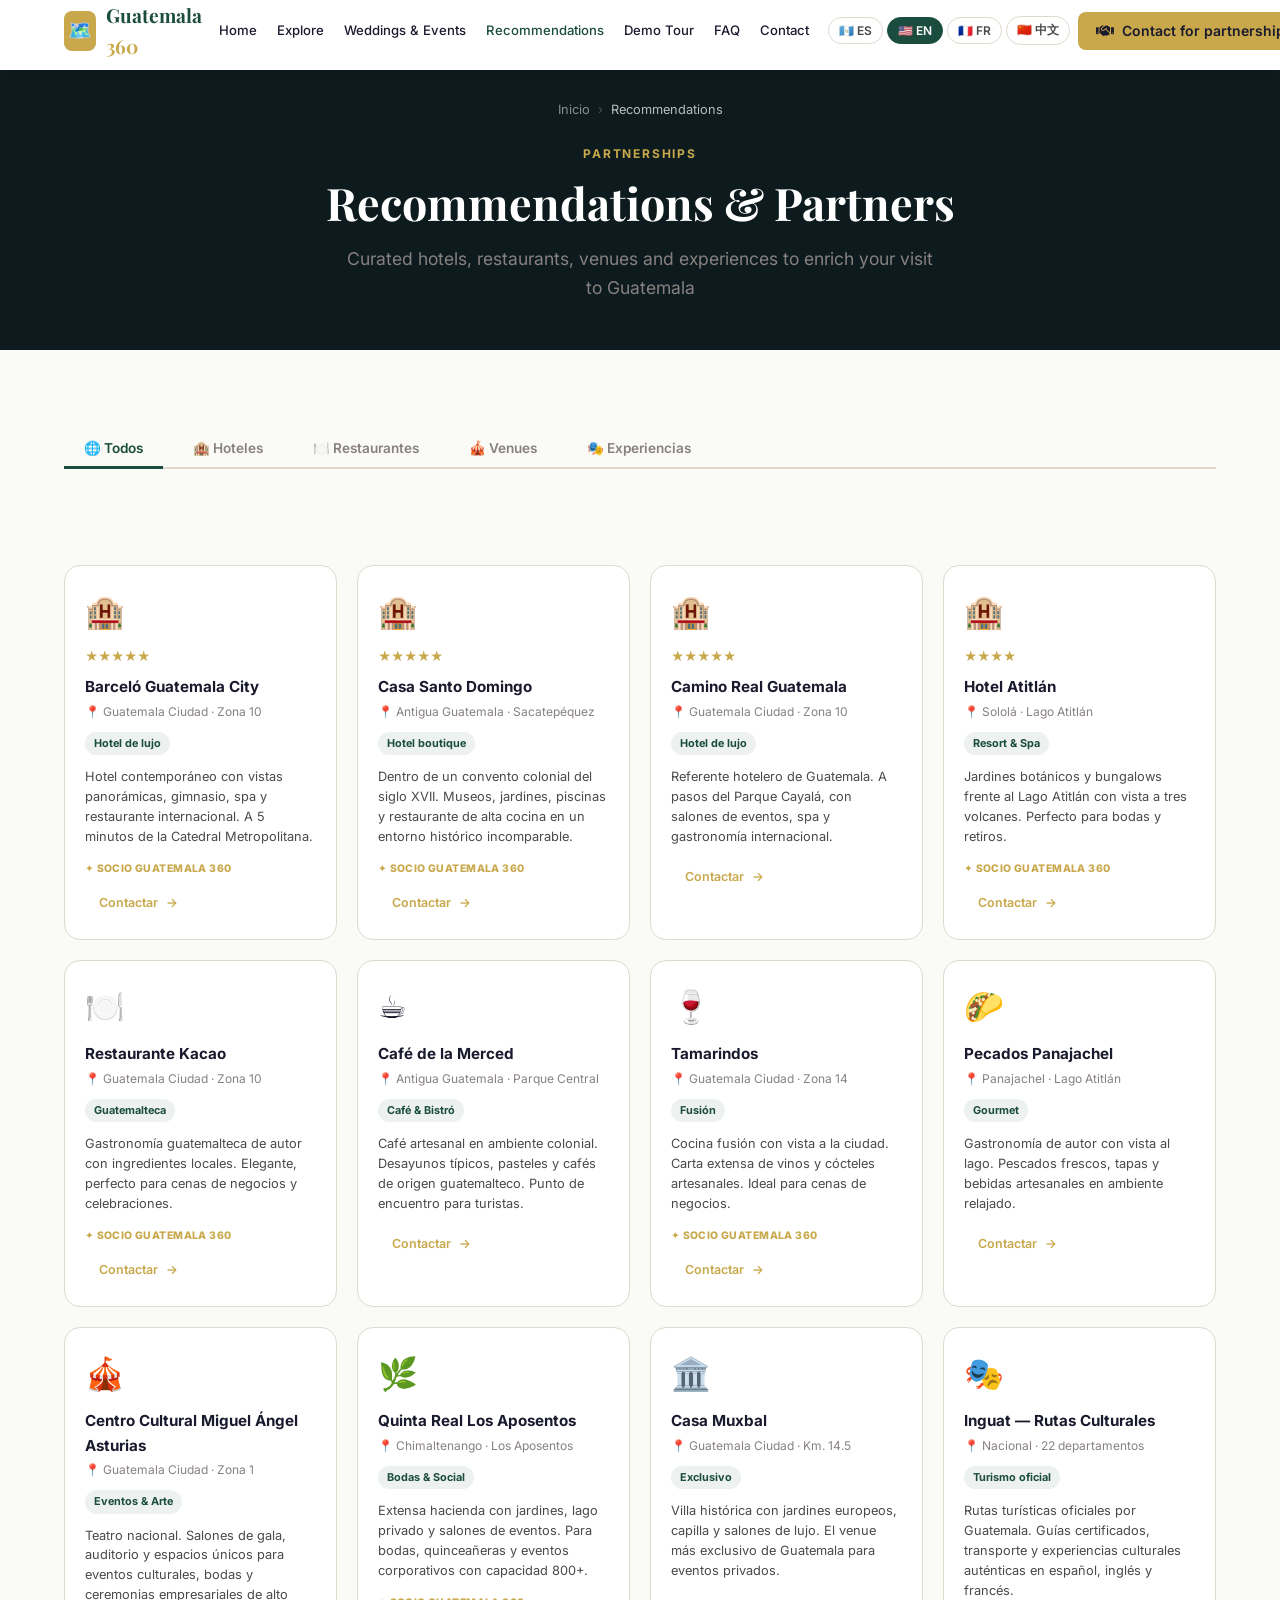
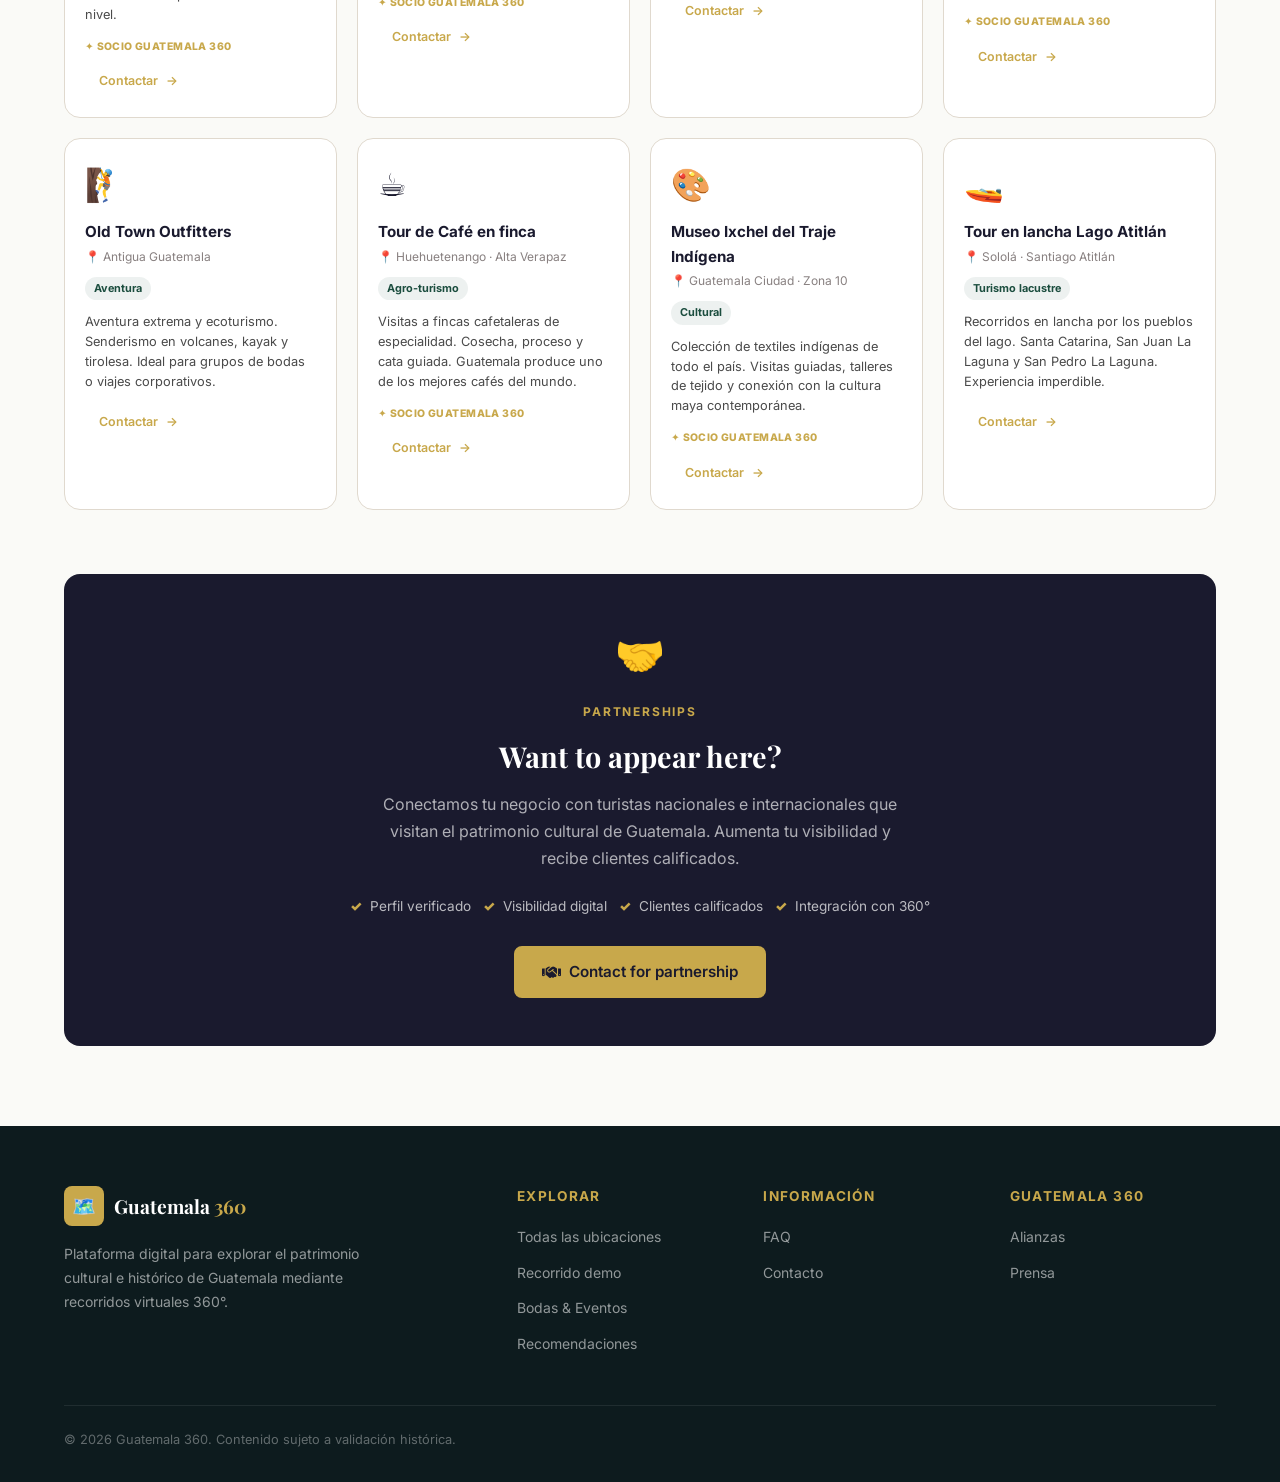
<file: recomendaciones.html>
<!DOCTYPE html>
<html lang="es">
<head>
  <meta charset="UTF-8">
  <meta name="viewport" content="width=device-width, initial-scale=1.0">
  <title>Recomendaciones & Partners — Guatemala 360</title>
  <meta name="description" content="Hoteles, restaurantes, venues y experiencias recomendadas para enriquecer tu visita al patrimonio cultural de Guatemala.">
  <link rel="preconnect" href="https://fonts.googleapis.com">
  <link href="https://fonts.googleapis.com/css2?family=Playfair+Display:wght@400;700&family=Inter:wght@400;500;600;700&display=swap" rel="stylesheet">
  <link rel="stylesheet" href="https://cdnjs.cloudflare.com/ajax/libs/font-awesome/6.5.0/css/all.min.css">
  <link rel="stylesheet" href="css/styles.css">
</head>
<body>

<header class="header header--light" id="main-header">
  <div class="container">
    <div class="header-inner">
      <a href="index.html" class="logo">
        <div class="logo-icon">🗺️</div>
        <span class="logo-text" style="color:var(--color-primary)">Guatemala <span>360</span></span>
      </a>
      <nav class="nav">
        <a href="index.html" class="nav-link" style="color:var(--color-dark)" data-i18n="nav_home">Inicio</a>
        <a href="explorar.html" class="nav-link" style="color:var(--color-dark)" data-i18n="nav_explore">Explorar</a>
        <a href="bodas.html" class="nav-link" style="color:var(--color-dark)" data-i18n="nav_weddings">Bodas & Eventos</a>
        <a href="recomendaciones.html" class="nav-link active" style="color:var(--color-primary)" data-i18n="nav_recommendations">Recomendaciones</a>
        <a href="tour.html" class="nav-link" style="color:var(--color-dark)" data-i18n="nav_tour">Recorrido Demo</a>
        <a href="faq.html" class="nav-link" style="color:var(--color-dark)" data-i18n="nav_faq">FAQ</a>
        <a href="contacto.html" class="nav-link" style="color:var(--color-dark)" data-i18n="nav_contact">Contacto</a>
        <div class="lang-switcher"></div>
        <a href="contacto.html" class="btn btn--primary btn--sm nav-cta">
          <i class="fa fa-handshake"></i> <span data-i18n="recs_join_cta">Alianza</span>
        </a>
      </nav>
      <button class="hamburger">
        <span style="background:var(--color-dark)"></span>
        <span style="background:var(--color-dark)"></span>
        <span style="background:var(--color-dark)"></span>
      </button>
    </div>
  </div>
  <nav class="mobile-nav">
    <a href="index.html" class="nav-link" data-i18n="nav_home">Inicio</a>
    <a href="explorar.html" class="nav-link" data-i18n="nav_explore">Explorar</a>
    <a href="bodas.html" class="nav-link" data-i18n="nav_weddings">Bodas & Eventos</a>
    <a href="recomendaciones.html" class="nav-link" data-i18n="nav_recommendations">Recomendaciones</a>
    <a href="tour.html" class="nav-link" data-i18n="nav_tour">Recorrido Demo</a>
    <a href="faq.html" class="nav-link" data-i18n="nav_faq">FAQ</a>
    <a href="contacto.html" class="nav-link" data-i18n="nav_contact">Contacto</a>
    <div class="lang-switcher" style="justify-content:flex-start;margin:8px 0"></div>
  </nav>
</header>

<!-- PAGE HEADER -->
<div class="page-header">
  <div class="container">
    <nav class="ficha-breadcrumb" style="justify-content:center">
      <a href="index.html">Inicio</a>
      <span class="separator">›</span>
      <span style="color:rgba(255,255,255,0.7)" data-i18n="nav_recommendations">Recomendaciones</span>
    </nav>
    <p class="section-label" data-i18n="recs_label">Alianzas</p>
    <h1 class="section-title" style="color:white" data-i18n="recs_title">Recomendaciones & Partners</h1>
    <p class="section-subtitle" style="margin:0 auto" data-i18n="recs_subtitle">Hoteles, restaurantes, venues y experiencias seleccionados para enriquecer tu visita a Guatemala</p>
  </div>
</div>

<!-- FILTROS DE CATEGORÍA -->
<section class="section" style="padding-bottom:0">
  <div class="container">
    <div id="filter-cat-bar" style="display:flex;gap:10px;flex-wrap:wrap;margin-bottom:32px;border-bottom:2px solid var(--color-border);padding-bottom:0">
      <button class="filter-cat-btn active" data-cat="all" onclick="filterPartners('all',this)">🌐 Todos</button>
      <button class="filter-cat-btn" data-cat="hotel" onclick="filterPartners('hotel',this)">🏨 Hoteles</button>
      <button class="filter-cat-btn" data-cat="restaurant" onclick="filterPartners('restaurant',this)">🍽️ Restaurantes</button>
      <button class="filter-cat-btn" data-cat="venue" onclick="filterPartners('venue',this)">🎪 Venues</button>
      <button class="filter-cat-btn" data-cat="experience" onclick="filterPartners('experience',this)">🎭 Experiencias</button>
    </div>
    <style>
      .filter-cat-btn {
        padding: 10px 20px; border-radius: 0; border: none; background: transparent;
        font-size: 0.85rem; font-weight: 600; color: var(--color-muted);
        cursor: pointer; transition: var(--transition); border-bottom: 3px solid transparent;
        margin-bottom: -2px;
      }
      .filter-cat-btn:hover { color: var(--color-primary); }
      .filter-cat-btn.active { color: var(--color-primary); border-bottom-color: var(--color-primary); }
    </style>
  </div>
</section>

<!-- GRID DE PARTNERS -->
<section class="section" style="padding-top:32px">
  <div class="container">
    <div class="partners-grid" id="partners-grid">
      <!-- rendered by JS -->
    </div>

    <!-- CTA UNIRSE -->
    <div style="margin-top:64px;padding:48px 32px;background:var(--color-dark);border-radius:var(--radius-lg);text-align:center;color:white">
      <div style="font-size:2.5rem;margin-bottom:16px">🤝</div>
      <p class="section-label" data-i18n="recs_label">Alianzas</p>
      <h2 style="font-family:var(--font-heading);font-size:1.8rem;color:white;margin-bottom:12px" data-i18n="recs_join_title">¿Quieres aparecer aquí?</h2>
      <p style="color:rgba(255,255,255,0.65);max-width:540px;margin:0 auto 24px;line-height:1.7">Conectamos tu negocio con turistas nacionales e internacionales que visitan el patrimonio cultural de Guatemala. Aumenta tu visibilidad y recibe clientes calificados.</p>
      <div style="display:flex;gap:12px;justify-content:center;flex-wrap:wrap;margin-bottom:28px">
        <div style="display:flex;align-items:center;gap:8px;font-size:0.85rem;color:rgba(255,255,255,0.7)"><span style="color:var(--color-secondary);font-weight:900">✓</span> Perfil verificado</div>
        <div style="display:flex;align-items:center;gap:8px;font-size:0.85rem;color:rgba(255,255,255,0.7)"><span style="color:var(--color-secondary);font-weight:900">✓</span> Visibilidad digital</div>
        <div style="display:flex;align-items:center;gap:8px;font-size:0.85rem;color:rgba(255,255,255,0.7)"><span style="color:var(--color-secondary);font-weight:900">✓</span> Clientes calificados</div>
        <div style="display:flex;align-items:center;gap:8px;font-size:0.85rem;color:rgba(255,255,255,0.7)"><span style="color:var(--color-secondary);font-weight:900">✓</span> Integración con 360°</div>
      </div>
      <a href="contacto.html" class="btn btn--primary">
        <i class="fa fa-handshake"></i> <span data-i18n="recs_join_cta">Contactar para alianza</span>
      </a>
    </div>
  </div>
</section>

<!-- FOOTER -->
<footer class="footer">
  <div class="container">
    <div class="footer-grid">
      <div class="footer-about">
        <a href="index.html" class="logo">
          <div class="logo-icon">🗺️</div>
          <span class="logo-text">Guatemala <span>360</span></span>
        </a>
        <p>Plataforma digital para explorar el patrimonio cultural e histórico de Guatemala mediante recorridos virtuales 360°.</p>
      </div>
      <div>
        <div class="footer-col-title">Explorar</div>
        <ul class="footer-links">
          <li><a href="explorar.html">Todas las ubicaciones</a></li>
          <li><a href="tour.html">Recorrido demo</a></li>
          <li><a href="bodas.html">Bodas & Eventos</a></li>
          <li><a href="recomendaciones.html">Recomendaciones</a></li>
        </ul>
      </div>
      <div>
        <div class="footer-col-title">Información</div>
        <ul class="footer-links">
          <li><a href="faq.html">FAQ</a></li>
          <li><a href="contacto.html">Contacto</a></li>
        </ul>
      </div>
      <div>
        <div class="footer-col-title">Guatemala 360</div>
        <ul class="footer-links">
          <li><a href="contacto.html">Alianzas</a></li>
          <li><a href="contacto.html">Prensa</a></li>
        </ul>
      </div>
    </div>
    <div class="footer-bottom">
      <p>© 2026 Guatemala 360. Contenido sujeto a validación histórica.</p>
    </div>
  </div>
</footer>

<script src="js/data.js"></script>
<script src="js/i18n.js"></script>
<script src="js/main.js"></script>
<script>
  const PARTNERS = [
    { cat:'hotel', icon:'🏨', name:'Barceló Guatemala City', location:'Guatemala Ciudad · Zona 10', stars:'★★★★★', desc:'Hotel contemporáneo con vistas panorámicas, gimnasio, spa y restaurante internacional. A 5 minutos de la Catedral Metropolitana.', badge:'Hotel de lujo', partner:true },
    { cat:'hotel', icon:'🏨', name:'Casa Santo Domingo', location:'Antigua Guatemala · Sacatepéquez', stars:'★★★★★', desc:'Dentro de un convento colonial del siglo XVII. Museos, jardines, piscinas y restaurante de alta cocina en un entorno histórico incomparable.', badge:'Hotel boutique', partner:true },
    { cat:'hotel', icon:'🏨', name:'Camino Real Guatemala', location:'Guatemala Ciudad · Zona 10', stars:'★★★★★', desc:'Referente hotelero de Guatemala. A pasos del Parque Cayalá, con salones de eventos, spa y gastronomía internacional.', badge:'Hotel de lujo', partner:false },
    { cat:'hotel', icon:'🏨', name:'Hotel Atitlán', location:'Sololá · Lago Atitlán', stars:'★★★★', desc:'Jardines botánicos y bungalows frente al Lago Atitlán con vista a tres volcanes. Perfecto para bodas y retiros.', badge:'Resort & Spa', partner:true },
    { cat:'restaurant', icon:'🍽️', name:'Restaurante Kacao', location:'Guatemala Ciudad · Zona 10', stars:'', desc:'Gastronomía guatemalteca de autor con ingredientes locales. Elegante, perfecto para cenas de negocios y celebraciones.', badge:'Guatemalteca', partner:true },
    { cat:'restaurant', icon:'☕', name:'Café de la Merced', location:'Antigua Guatemala · Parque Central', stars:'', desc:'Café artesanal en ambiente colonial. Desayunos típicos, pasteles y cafés de origen guatemalteco. Punto de encuentro para turistas.', badge:'Café & Bistró', partner:false },
    { cat:'restaurant', icon:'🍷', name:'Tamarindos', location:'Guatemala Ciudad · Zona 14', stars:'', desc:'Cocina fusión con vista a la ciudad. Carta extensa de vinos y cócteles artesanales. Ideal para cenas de negocios.', badge:'Fusión', partner:true },
    { cat:'restaurant', icon:'🌮', name:'Pecados Panajachel', location:'Panajachel · Lago Atitlán', stars:'', desc:'Gastronomía de autor con vista al lago. Pescados frescos, tapas y bebidas artesanales en ambiente relajado.', badge:'Gourmet', partner:false },
    { cat:'venue', icon:'🎪', name:'Centro Cultural Miguel Ángel Asturias', location:'Guatemala Ciudad · Zona 1', stars:'', desc:'Teatro nacional. Salones de gala, auditorio y espacios únicos para eventos culturales, bodas y ceremonias empresariales de alto nivel.', badge:'Eventos & Arte', partner:true },
    { cat:'venue', icon:'🌿', name:'Quinta Real Los Aposentos', location:'Chimaltenango · Los Aposentos', stars:'', desc:'Extensa hacienda con jardines, lago privado y salones de eventos. Para bodas, quinceañeras y eventos corporativos con capacidad 800+.', badge:'Bodas & Social', partner:true },
    { cat:'venue', icon:'🏛️', name:'Casa Muxbal', location:'Guatemala Ciudad · Km. 14.5', stars:'', desc:'Villa histórica con jardines europeos, capilla y salones de lujo. El venue más exclusivo de Guatemala para eventos privados.', badge:'Exclusivo', partner:false },
    { cat:'experience', icon:'🎭', name:'Inguat — Rutas Culturales', location:'Nacional · 22 departamentos', stars:'', desc:'Rutas turísticas oficiales por Guatemala. Guías certificados, transporte y experiencias culturales auténticas en español, inglés y francés.', badge:'Turismo oficial', partner:true },
    { cat:'experience', icon:'🧗', name:'Old Town Outfitters', location:'Antigua Guatemala', stars:'', desc:'Aventura extrema y ecoturismo. Senderismo en volcanes, kayak y tirolesa. Ideal para grupos de bodas o viajes corporativos.', badge:'Aventura', partner:false },
    { cat:'experience', icon:'☕', name:'Tour de Café en finca', location:'Huehuetenango · Alta Verapaz', stars:'', desc:'Visitas a fincas cafetaleras de especialidad. Cosecha, proceso y cata guiada. Guatemala produce uno de los mejores cafés del mundo.', badge:'Agro-turismo', partner:true },
    { cat:'experience', icon:'🎨', name:'Museo Ixchel del Traje Indígena', location:'Guatemala Ciudad · Zona 10', stars:'', desc:'Colección de textiles indígenas de todo el país. Visitas guiadas, talleres de tejido y conexión con la cultura maya contemporánea.', badge:'Cultural', partner:true },
    { cat:'experience', icon:'🚤', name:'Tour en lancha Lago Atitlán', location:'Sololá · Santiago Atitlán', stars:'', desc:'Recorridos en lancha por los pueblos del lago. Santa Catarina, San Juan La Laguna y San Pedro La Laguna. Experiencia imperdible.', badge:'Turismo lacustre', partner:false },
  ];

  let currentCat = 'all';

  function filterPartners(cat, btn) {
    currentCat = cat;
    document.querySelectorAll('.filter-cat-btn').forEach(b => b.classList.remove('active'));
    btn.classList.add('active');
    renderPartners();
  }

  function renderPartners() {
    const filtered = currentCat === 'all' ? PARTNERS : PARTNERS.filter(p => p.cat === currentCat);
    document.getElementById('partners-grid').innerHTML = filtered.map(p => `
      <div class="partner-card">
        <div class="partner-card-icon">${p.icon}</div>
        ${p.stars ? `<div class="partner-card-stars">${p.stars}</div>` : ''}
        <div class="partner-card-name">${p.name}</div>
        <div class="partner-card-location">📍 ${p.location}</div>
        <span class="partner-category-tag">${p.badge}</span>
        <div class="partner-card-desc">${p.desc}</div>
        ${p.partner ? '<div style="font-size:0.65rem;font-weight:800;color:var(--color-secondary);margin-bottom:10px;letter-spacing:0.04em">✦ SOCIO GUATEMALA 360</div>' : ''}
        <a href="contacto.html" class="btn btn--ghost btn--sm" style="font-size:0.78rem;padding:6px 14px">Contactar</a>
      </div>
    `).join('');
  }

  document.addEventListener('DOMContentLoaded', renderPartners);
</script>
</body>
</html>
</file>
<file: css/styles.css>
/* ============================================================
   GUATEMALA 360 — ESTILOS GLOBALES
   ============================================================ */

/* Variables */
:root {
  --color-primary:    #1B4D3E;
  --color-primary-light: #2A6E57;
  --color-secondary:  #C8A84B;
  --color-accent:     #8B1A1A;
  --color-dark:       #1A1A2E;
  --color-mid:        #4A4A4A;
  --color-light:      #F5F0E8;
  --color-white:      #FFFFFF;
  --color-bg-dark:    #0D1B1E;
  --color-bg-light:   #FAFAF7;
  --color-border:     #E0D9CE;
  --color-muted:      #888080;

  --font-heading: 'Playfair Display', Georgia, serif;
  --font-body: 'Inter', system-ui, sans-serif;
  --font-accent: 'Merriweather', Georgia, serif;

  --radius-sm: 4px;
  --radius-md: 8px;
  --radius-lg: 16px;
  --radius-xl: 24px;
  --radius-pill: 100px;

  --shadow-sm: 0 2px 8px rgba(0,0,0,0.08);
  --shadow-md: 0 4px 20px rgba(0,0,0,0.12);
  --shadow-lg: 0 8px 40px rgba(0,0,0,0.18);

  --transition: 0.25s ease;
  --transition-slow: 0.4s ease;

  --max-width: 1200px;
  --header-height: 70px;
}

/* Reset */
*, *::before, *::after { box-sizing: border-box; margin: 0; padding: 0; }
html { scroll-behavior: smooth; font-size: 16px; }
body {
  font-family: var(--font-body);
  color: var(--color-dark);
  background: var(--color-bg-light);
  line-height: 1.6;
  -webkit-font-smoothing: antialiased;
}
img { max-width: 100%; height: auto; display: block; }
a { color: inherit; text-decoration: none; }
button { cursor: pointer; font-family: var(--font-body); border: none; background: none; }
ul { list-style: none; }
input, textarea, select { font-family: var(--font-body); font-size: 1rem; }

/* ============================================================
   UTILIDADES
   ============================================================ */
.container { max-width: var(--max-width); margin: 0 auto; padding: 0 24px; }
.section { padding: 80px 0; }
.section--dark { background: var(--color-bg-dark); color: var(--color-white); }
.section--cream { background: var(--color-light); }
.section--green { background: var(--color-primary); color: var(--color-white); }

.section-label {
  font-size: 0.75rem;
  font-weight: 700;
  letter-spacing: 0.15em;
  text-transform: uppercase;
  color: var(--color-secondary);
  margin-bottom: 12px;
}
.section-title {
  font-family: var(--font-heading);
  font-size: clamp(1.8rem, 4vw, 2.8rem);
  font-weight: 700;
  line-height: 1.2;
  margin-bottom: 16px;
}
.section-subtitle {
  font-size: 1.1rem;
  color: var(--color-muted);
  max-width: 600px;
  margin-bottom: 48px;
}
.section--dark .section-subtitle,
.section--green .section-subtitle { color: rgba(255,255,255,0.7); }

.text-center { text-align: center; }
.text-center .section-subtitle { margin: 0 auto 48px; }

.badge {
  display: inline-flex;
  align-items: center;
  gap: 6px;
  padding: 4px 12px;
  border-radius: var(--radius-pill);
  font-size: 0.75rem;
  font-weight: 600;
  text-transform: uppercase;
  letter-spacing: 0.05em;
}
.badge--gold { background: rgba(200,168,75,0.15); color: var(--color-secondary); border: 1px solid rgba(200,168,75,0.3); }
.badge--green { background: rgba(27,77,62,0.12); color: var(--color-primary); border: 1px solid rgba(27,77,62,0.25); }
.badge--red { background: rgba(139,26,26,0.12); color: var(--color-accent); border: 1px solid rgba(139,26,26,0.25); }
.badge--coming { background: rgba(255,165,0,0.12); color: #cc8400; border: 1px solid rgba(255,165,0,0.3); }

/* Dots decoration */
.dot-decoration { color: var(--color-secondary); margin: 0 4px; }

/* ============================================================
   BOTONES
   ============================================================ */
.btn {
  display: inline-flex;
  align-items: center;
  gap: 8px;
  padding: 14px 28px;
  border-radius: var(--radius-md);
  font-size: 0.95rem;
  font-weight: 600;
  transition: var(--transition);
  white-space: nowrap;
}
.btn--primary {
  background: var(--color-secondary);
  color: var(--color-dark);
}
.btn--primary:hover { background: #b8963b; transform: translateY(-2px); box-shadow: var(--shadow-md); }

.btn--outline {
  background: transparent;
  color: var(--color-white);
  border: 2px solid rgba(255,255,255,0.5);
}
.btn--outline:hover { border-color: var(--color-white); background: rgba(255,255,255,0.1); }

.btn--outline-dark {
  background: transparent;
  color: var(--color-primary);
  border: 2px solid var(--color-primary);
}
.btn--outline-dark:hover { background: var(--color-primary); color: var(--color-white); }

.btn--ghost {
  background: transparent;
  color: var(--color-secondary);
  padding: 10px 0;
}
.btn--ghost:hover { color: var(--color-primary); }
.btn--ghost::after { content: ' →'; }

.btn--sm { padding: 8px 18px; font-size: 0.875rem; }
.btn--lg { padding: 18px 36px; font-size: 1.05rem; }

/* ============================================================
   HEADER / NAVBAR
   ============================================================ */
.header {
  position: fixed;
  top: 0; left: 0; right: 0;
  height: var(--header-height);
  z-index: 1000;
  transition: var(--transition);
  background: transparent;
}
.header.scrolled {
  background: rgba(13, 27, 30, 0.97);
  backdrop-filter: blur(12px);
  box-shadow: 0 2px 20px rgba(0,0,0,0.2);
}
.header.header--light {
  background: var(--color-white);
  box-shadow: var(--shadow-sm);
}
.header.header--light .nav-link { color: var(--color-dark); }
.header.header--light .nav-link:hover { color: var(--color-primary); }
.header.header--light .logo-text { color: var(--color-primary); }

.header-inner {
  display: flex;
  align-items: center;
  justify-content: space-between;
  height: 100%;
}
.logo {
  display: flex;
  align-items: center;
  gap: 10px;
  text-decoration: none;
}
.logo-icon {
  width: 40px;
  height: 40px;
  background: var(--color-secondary);
  border-radius: var(--radius-md);
  display: flex;
  align-items: center;
  justify-content: center;
  font-size: 1.2rem;
}
.logo-text {
  font-family: var(--font-heading);
  font-size: 1.2rem;
  font-weight: 700;
  color: var(--color-white);
}
.logo-text span { color: var(--color-secondary); }

.nav { display: flex; align-items: center; gap: 2px; }
.nav-link {
  padding: 7px 9px;
  border-radius: var(--radius-md);
  color: rgba(255,255,255,0.85);
  font-size: 0.82rem;
  font-weight: 500;
  white-space: nowrap;
  transition: var(--transition);
}
.nav-link:hover, .nav-link.active { color: var(--color-secondary); }
.nav-cta { margin-left: 6px; }

/* Hide nav when it overflows — show hamburger earlier */
@media (max-width: 1180px) {
  .nav .nav-link { padding: 7px 6px; font-size: 0.77rem; }
}
@media (max-width: 1024px) {
  .nav { display: none; }
  .hamburger { display: flex; }
}

.hamburger {
  display: none;
  flex-direction: column;
  gap: 5px;
  padding: 8px;
  cursor: pointer;
}
.hamburger span {
  display: block;
  width: 24px;
  height: 2px;
  background: var(--color-white);
  border-radius: 2px;
  transition: var(--transition);
}
.header.header--light .hamburger span { background: var(--color-dark); }

/* Mobile nav */
.mobile-nav {
  display: none;
  position: fixed;
  top: var(--header-height);
  left: 0; right: 0;
  background: var(--color-bg-dark);
  padding: 24px;
  flex-direction: column;
  gap: 8px;
  z-index: 999;
  border-top: 1px solid rgba(255,255,255,0.1);
}
.mobile-nav.open { display: flex; }
.mobile-nav .nav-link { color: var(--color-white); padding: 12px 16px; font-size: 1rem; }

/* ============================================================
   HERO
   ============================================================ */
.hero {
  position: relative;
  min-height: 100vh;
  display: flex;
  align-items: center;
  background: var(--color-bg-dark);
  overflow: hidden;
  padding-top: var(--header-height);
}
.hero-bg {
  position: absolute;
  inset: 0;
  background: linear-gradient(135deg, #0D2818 0%, #1B4D3E 40%, #0D1B1E 100%);
  z-index: 0;
}
.hero-bg::after {
  content: '';
  position: absolute;
  inset: 0;
  background: url("data:image/svg+xml,%3Csvg width='60' height='60' viewBox='0 0 60 60' xmlns='http://www.w3.org/2000/svg'%3E%3Cg fill='none' fill-rule='evenodd'%3E%3Cg fill='%23C8A84B' fill-opacity='0.04'%3E%3Cpath d='M36 34v-4h-2v4h-4v2h4v4h2v-4h4v-2h-4zm0-30V0h-2v4h-4v2h4v4h2V6h4V4h-4zM6 34v-4H4v4H0v2h4v4h2v-4h4v-2H6zM6 4V0H4v4H0v2h4v4h2V6h4V4H6z'/%3E%3C/g%3E%3C/g%3E%3C/svg%3E");
  opacity: 1;
}
.hero-content {
  position: relative;
  z-index: 1;
  max-width: 700px;
}
.hero-badge {
  display: inline-flex;
  align-items: center;
  gap: 8px;
  padding: 6px 16px;
  background: rgba(200,168,75,0.15);
  border: 1px solid rgba(200,168,75,0.3);
  border-radius: var(--radius-pill);
  color: var(--color-secondary);
  font-size: 0.8rem;
  font-weight: 600;
  letter-spacing: 0.1em;
  text-transform: uppercase;
  margin-bottom: 24px;
}
.hero-title {
  font-family: var(--font-heading);
  font-size: clamp(2.5rem, 6vw, 4.5rem);
  font-weight: 700;
  color: var(--color-white);
  line-height: 1.1;
  margin-bottom: 24px;
}
.hero-title .highlight {
  background: linear-gradient(135deg, var(--color-secondary), #e8c96a);
  -webkit-background-clip: text;
  -webkit-text-fill-color: transparent;
  background-clip: text;
}
.hero-description {
  font-size: 1.1rem;
  color: rgba(255,255,255,0.75);
  max-width: 560px;
  margin-bottom: 40px;
  line-height: 1.7;
}
.hero-actions {
  display: flex;
  gap: 16px;
  flex-wrap: wrap;
  align-items: center;
}
.hero-stats {
  display: flex;
  gap: 32px;
  margin-top: 56px;
  padding-top: 40px;
  border-top: 1px solid rgba(255,255,255,0.1);
  flex-wrap: wrap;
}
.hero-stat-number {
  font-family: var(--font-heading);
  font-size: 2rem;
  font-weight: 700;
  color: var(--color-secondary);
}
.hero-stat-label {
  font-size: 0.85rem;
  color: rgba(255,255,255,0.6);
  margin-top: 2px;
}

/* Floating card */
.hero-visual {
  position: absolute;
  right: 5%;
  top: 50%;
  transform: translateY(-50%);
  width: 380px;
  z-index: 1;
}
.hero-card {
  background: rgba(255,255,255,0.05);
  border: 1px solid rgba(255,255,255,0.1);
  border-radius: var(--radius-xl);
  overflow: hidden;
  backdrop-filter: blur(10px);
}
.hero-card-img {
  width: 100%;
  height: 220px;
  background: linear-gradient(135deg, #1B4D3E, #2A6E57);
  display: flex;
  align-items: center;
  justify-content: center;
  font-size: 4rem;
  position: relative;
  overflow: hidden;
}
.hero-card-img::after {
  content: '360°';
  position: absolute;
  bottom: 12px;
  right: 12px;
  background: rgba(0,0,0,0.5);
  color: white;
  padding: 4px 10px;
  border-radius: var(--radius-pill);
  font-size: 0.75rem;
  font-weight: 700;
}
.hero-card-body { padding: 20px; }
.hero-card-title {
  font-family: var(--font-heading);
  font-size: 1rem;
  font-weight: 700;
  color: var(--color-white);
  margin-bottom: 4px;
}
.hero-card-sub { font-size: 0.8rem; color: rgba(255,255,255,0.5); }

/* ============================================================
   STATS BAR
   ============================================================ */
.stats-bar {
  background: var(--color-primary);
  padding: 32px 0;
  color: var(--color-white);
}
.stats-bar-inner {
  display: grid;
  grid-template-columns: repeat(4, 1fr);
  gap: 24px;
  text-align: center;
}
.stat-item-number {
  font-family: var(--font-heading);
  font-size: 2.2rem;
  font-weight: 700;
  color: var(--color-secondary);
}
.stat-item-label { font-size: 0.875rem; color: rgba(255,255,255,0.75); margin-top: 4px; }

/* ============================================================
   CARDS DE UBICACIONES
   ============================================================ */
.locations-grid {
  display: grid;
  grid-template-columns: repeat(3, 1fr);
  gap: 24px;
}
.location-card {
  background: var(--color-white);
  border-radius: var(--radius-lg);
  overflow: hidden;
  box-shadow: var(--shadow-sm);
  transition: var(--transition);
  border: 1px solid var(--color-border);
}
.location-card:hover {
  transform: translateY(-6px);
  box-shadow: var(--shadow-lg);
  border-color: transparent;
}
.card-img-wrap {
  position: relative;
  height: 220px;
  background: linear-gradient(135deg, #1B4D3E 0%, #2A6E57 100%);
  overflow: hidden;
  display: flex;
  align-items: center;
  justify-content: center;
  font-size: 3.5rem;
}
.card-img-wrap img { width: 100%; height: 100%; object-fit: cover; }
.card-badge-wrap {
  position: absolute;
  top: 12px; left: 12px;
  display: flex;
  gap: 6px;
  flex-wrap: wrap;
}
.card-360-btn {
  position: absolute;
  bottom: 12px; right: 12px;
  background: rgba(0,0,0,0.6);
  color: white;
  border: 1px solid rgba(255,255,255,0.3);
  border-radius: var(--radius-pill);
  padding: 6px 14px;
  font-size: 0.75rem;
  font-weight: 700;
  backdrop-filter: blur(4px);
  transition: var(--transition);
}
.card-360-btn:hover { background: var(--color-secondary); color: var(--color-dark); }
.card-body { padding: 20px; }
.card-meta {
  display: flex;
  align-items: center;
  gap: 8px;
  font-size: 0.8rem;
  color: var(--color-muted);
  margin-bottom: 8px;
}
.card-meta-dot { width: 4px; height: 4px; background: var(--color-border); border-radius: 50%; }
.card-title {
  font-family: var(--font-heading);
  font-size: 1.1rem;
  font-weight: 700;
  margin-bottom: 8px;
  color: var(--color-dark);
  line-height: 1.3;
}
.card-desc { font-size: 0.875rem; color: var(--color-mid); line-height: 1.5; margin-bottom: 16px; }
.card-footer {
  display: flex;
  align-items: center;
  justify-content: space-between;
  padding-top: 16px;
  border-top: 1px solid var(--color-border);
}
.card-category {
  font-size: 0.75rem;
  font-weight: 600;
  color: var(--color-primary);
  display: flex;
  align-items: center;
  gap: 4px;
}

/* ============================================================
   CATEGORIES / TYPES SECTION
   ============================================================ */
.categories-grid {
  display: grid;
  grid-template-columns: repeat(4, 1fr);
  gap: 16px;
}
.category-card {
  padding: 28px 20px;
  border-radius: var(--radius-lg);
  background: var(--color-white);
  border: 2px solid var(--color-border);
  text-align: center;
  transition: var(--transition);
  cursor: pointer;
  display: block;
  text-decoration: none;
}
.category-card:hover {
  border-color: var(--color-primary);
  background: rgba(27,77,62,0.04);
  transform: translateY(-4px);
  box-shadow: var(--shadow-md);
}
.category-icon { font-size: 2.2rem; margin-bottom: 12px; }
.category-name {
  font-weight: 700;
  font-size: 0.9rem;
  color: var(--color-dark);
  margin-bottom: 4px;
}
.category-count { font-size: 0.8rem; color: var(--color-muted); }

/* ============================================================
   DEPARTAMENTOS
   ============================================================ */
.departments-grid {
  display: grid;
  grid-template-columns: repeat(4, 1fr);
  gap: 12px;
}
.dept-card {
  padding: 20px 16px;
  border-radius: var(--radius-md);
  background: rgba(255,255,255,0.06);
  border: 1px solid rgba(255,255,255,0.1);
  text-align: center;
  transition: var(--transition);
  cursor: pointer;
  color: var(--color-white);
  text-decoration: none;
  display: block;
}
.dept-card:hover {
  background: rgba(200,168,75,0.15);
  border-color: rgba(200,168,75,0.4);
  transform: translateY(-3px);
}
.dept-name { font-weight: 600; font-size: 0.9rem; margin-bottom: 4px; }
.dept-count { font-size: 0.75rem; color: rgba(255,255,255,0.5); }

/* ============================================================
   CHATBOT SECTION
   ============================================================ */
.chatbot-section {
  display: grid;
  grid-template-columns: 1fr 1fr;
  gap: 64px;
  align-items: center;
}
.chatbot-preview {
  background: var(--color-bg-dark);
  border-radius: var(--radius-xl);
  overflow: hidden;
  border: 1px solid rgba(255,255,255,0.1);
  box-shadow: var(--shadow-lg);
}
.chat-header {
  padding: 16px 20px;
  background: rgba(255,255,255,0.05);
  border-bottom: 1px solid rgba(255,255,255,0.1);
  display: flex;
  align-items: center;
  gap: 12px;
}
.chat-avatar {
  width: 36px; height: 36px;
  background: linear-gradient(135deg, var(--color-primary), var(--color-secondary));
  border-radius: 50%;
  display: flex;
  align-items: center;
  justify-content: center;
  font-size: 1rem;
}
.chat-name { font-weight: 700; color: white; font-size: 0.9rem; }
.chat-status { font-size: 0.75rem; color: #5edf7f; display: flex; align-items: center; gap: 4px; }
.chat-status::before { content: ''; width: 6px; height: 6px; background: #5edf7f; border-radius: 50%; }
.chat-messages { padding: 20px; display: flex; flex-direction: column; gap: 12px; min-height: 280px; }
.chat-msg {
  max-width: 80%;
  padding: 10px 14px;
  border-radius: 12px;
  font-size: 0.875rem;
  line-height: 1.5;
}
.chat-msg--bot {
  background: rgba(255,255,255,0.08);
  color: rgba(255,255,255,0.9);
  border-radius: 4px 12px 12px 12px;
  align-self: flex-start;
}
.chat-msg--user {
  background: var(--color-secondary);
  color: var(--color-dark);
  border-radius: 12px 4px 12px 12px;
  align-self: flex-end;
  font-weight: 500;
}
.chat-input-area {
  padding: 16px 20px;
  border-top: 1px solid rgba(255,255,255,0.1);
  display: flex;
  gap: 10px;
}
.chat-input {
  flex: 1;
  background: rgba(255,255,255,0.08);
  border: 1px solid rgba(255,255,255,0.15);
  border-radius: var(--radius-pill);
  padding: 10px 16px;
  color: white;
  font-size: 0.875rem;
  outline: none;
}
.chat-input::placeholder { color: rgba(255,255,255,0.35); }
.chat-send {
  width: 40px; height: 40px;
  border-radius: 50%;
  background: var(--color-secondary);
  color: var(--color-dark);
  display: flex;
  align-items: center;
  justify-content: center;
  font-size: 1rem;
  flex-shrink: 0;
  border: none;
  cursor: pointer;
  transition: var(--transition);
}
.chat-send:hover { background: #b8963b; transform: scale(1.05); }

/* Chatbot widget flotante */
.chatbot-widget {
  position: fixed;
  bottom: 24px;
  right: 24px;
  z-index: 9000;
}
.chatbot-toggle {
  width: 56px; height: 56px;
  border-radius: 50%;
  background: var(--color-secondary);
  color: var(--color-dark);
  border: none;
  cursor: pointer;
  font-size: 1.4rem;
  box-shadow: var(--shadow-lg);
  display: flex;
  align-items: center;
  justify-content: center;
  transition: var(--transition);
}
.chatbot-toggle:hover { transform: scale(1.1); background: #b8963b; }
.chatbot-panel {
  position: absolute;
  bottom: 70px;
  right: 0;
  width: 340px;
  background: var(--color-bg-dark);
  border-radius: var(--radius-xl);
  box-shadow: var(--shadow-lg);
  border: 1px solid rgba(255,255,255,0.1);
  overflow: hidden;
  display: none;
}
.chatbot-panel.open { display: block; }
.chatbot-panel-close {
  position: absolute;
  top: 12px; right: 12px;
  background: rgba(255,255,255,0.1);
  border: none;
  color: white;
  width: 28px; height: 28px;
  border-radius: 50%;
  cursor: pointer;
  font-size: 0.75rem;
  display: flex;
  align-items: center;
  justify-content: center;
}

/* ============================================================
   FILTROS Y BUSCADOR
   ============================================================ */
.filters-bar {
  background: var(--color-white);
  border-radius: var(--radius-lg);
  padding: 24px;
  box-shadow: var(--shadow-sm);
  border: 1px solid var(--color-border);
  margin-bottom: 32px;
}
.filters-row {
  display: flex;
  gap: 16px;
  flex-wrap: wrap;
  align-items: center;
}
.search-input-wrap {
  flex: 1;
  min-width: 200px;
  position: relative;
}
.search-input-wrap .search-icon {
  position: absolute;
  left: 14px;
  top: 50%;
  transform: translateY(-50%);
  color: var(--color-muted);
  font-size: 1rem;
}
.search-input {
  width: 100%;
  padding: 12px 16px 12px 42px;
  border: 1.5px solid var(--color-border);
  border-radius: var(--radius-md);
  background: var(--color-bg-light);
  color: var(--color-dark);
  font-size: 0.9rem;
  outline: none;
  transition: var(--transition);
}
.search-input:focus { border-color: var(--color-primary); box-shadow: 0 0 0 3px rgba(27,77,62,0.1); }
.filter-select {
  padding: 12px 16px;
  border: 1.5px solid var(--color-border);
  border-radius: var(--radius-md);
  background: var(--color-bg-light);
  color: var(--color-dark);
  font-size: 0.9rem;
  outline: none;
  cursor: pointer;
  transition: var(--transition);
  min-width: 160px;
}
.filter-select:focus { border-color: var(--color-primary); }
.filter-tag {
  padding: 8px 16px;
  border-radius: var(--radius-pill);
  border: 2px solid var(--color-border);
  font-size: 0.85rem;
  font-weight: 500;
  cursor: pointer;
  transition: var(--transition);
  color: var(--color-mid);
  background: transparent;
}
.filter-tag.active, .filter-tag:hover {
  border-color: var(--color-primary);
  color: var(--color-primary);
  background: rgba(27,77,62,0.05);
}

/* ============================================================
   FAQ ACCORDION
   ============================================================ */
.faq-list { display: flex; flex-direction: column; gap: 12px; }
.faq-item {
  border: 1.5px solid var(--color-border);
  border-radius: var(--radius-md);
  overflow: hidden;
  background: var(--color-white);
  transition: var(--transition);
}
.faq-item.open { border-color: var(--color-primary); }
.faq-question {
  width: 100%;
  padding: 20px 24px;
  display: flex;
  justify-content: space-between;
  align-items: center;
  font-weight: 600;
  font-size: 0.95rem;
  color: var(--color-dark);
  background: none;
  border: none;
  cursor: pointer;
  text-align: left;
  gap: 16px;
  transition: var(--transition);
}
.faq-question:hover { color: var(--color-primary); }
.faq-item.open .faq-question { color: var(--color-primary); }
.faq-icon {
  width: 28px; height: 28px;
  border-radius: 50%;
  background: var(--color-bg-light);
  border: 1.5px solid var(--color-border);
  display: flex;
  align-items: center;
  justify-content: center;
  font-size: 1rem;
  flex-shrink: 0;
  transition: var(--transition);
  color: var(--color-mid);
}
.faq-item.open .faq-icon { background: var(--color-primary); color: white; border-color: var(--color-primary); transform: rotate(45deg); }
.faq-answer { display: none; padding: 0 24px 20px; font-size: 0.9rem; color: var(--color-mid); line-height: 1.7; }
.faq-item.open .faq-answer { display: block; }

/* ============================================================
   FORMULARIO DE CONTACTO
   ============================================================ */
.contact-form-card {
  background: var(--color-white);
  border-radius: var(--radius-xl);
  padding: 40px;
  box-shadow: var(--shadow-md);
  border: 1px solid var(--color-border);
}
.form-group { margin-bottom: 20px; }
.form-label { display: block; font-size: 0.875rem; font-weight: 600; margin-bottom: 8px; color: var(--color-dark); }
.form-input, .form-select, .form-textarea {
  width: 100%;
  padding: 12px 16px;
  border: 1.5px solid var(--color-border);
  border-radius: var(--radius-md);
  background: var(--color-bg-light);
  color: var(--color-dark);
  font-size: 0.9rem;
  outline: none;
  transition: var(--transition);
}
.form-input:focus, .form-select:focus, .form-textarea:focus {
  border-color: var(--color-primary);
  box-shadow: 0 0 0 3px rgba(27,77,62,0.1);
}
.form-textarea { resize: vertical; min-height: 130px; }
.form-row { display: grid; grid-template-columns: 1fr 1fr; gap: 20px; }

/* ============================================================
   FICHA HISTÓRICA
   ============================================================ */
.ficha-hero {
  background: var(--color-bg-dark);
  padding: 120px 0 60px;
  color: white;
}
.ficha-breadcrumb {
  display: flex;
  align-items: center;
  gap: 8px;
  font-size: 0.8rem;
  color: rgba(255,255,255,0.5);
  margin-bottom: 24px;
  flex-wrap: wrap;
}
.ficha-breadcrumb a { color: rgba(255,255,255,0.5); transition: var(--transition); }
.ficha-breadcrumb a:hover { color: var(--color-secondary); }
.ficha-breadcrumb .separator { color: rgba(255,255,255,0.25); }
.ficha-title {
  font-family: var(--font-heading);
  font-size: clamp(2rem, 5vw, 3.5rem);
  font-weight: 700;
  line-height: 1.15;
  margin-bottom: 16px;
}
.ficha-meta-row {
  display: flex;
  gap: 20px;
  flex-wrap: wrap;
  align-items: center;
  margin-top: 20px;
}
.ficha-meta-item {
  display: flex;
  align-items: center;
  gap: 6px;
  font-size: 0.875rem;
  color: rgba(255,255,255,0.65);
}
.ficha-meta-item strong { color: white; }

.ficha-layout {
  display: grid;
  grid-template-columns: 1fr 340px;
  gap: 40px;
  padding-top: 48px;
  align-items: start;
}
.ficha-sidebar {
  display: flex;
  flex-direction: column;
  gap: 24px;
  position: sticky;
  top: calc(var(--header-height) + 24px);
}
.ficha-card {
  background: var(--color-white);
  border-radius: var(--radius-lg);
  padding: 24px;
  box-shadow: var(--shadow-sm);
  border: 1px solid var(--color-border);
}
.ficha-card-title {
  font-weight: 700;
  font-size: 0.9rem;
  color: var(--color-dark);
  margin-bottom: 16px;
  display: flex;
  align-items: center;
  gap: 8px;
}
.data-list { display: flex; flex-direction: column; gap: 10px; }
.data-row {
  display: flex;
  justify-content: space-between;
  align-items: flex-start;
  gap: 8px;
  font-size: 0.875rem;
}
.data-label { color: var(--color-muted); min-width: 90px; }
.data-value { font-weight: 600; color: var(--color-dark); text-align: right; }
.ficha-section { margin-bottom: 40px; }
.ficha-section-title {
  font-family: var(--font-heading);
  font-size: 1.4rem;
  font-weight: 700;
  color: var(--color-dark);
  margin-bottom: 16px;
  padding-bottom: 12px;
  border-bottom: 2px solid var(--color-border);
}
.ficha-text {
  font-family: var(--font-accent);
  font-size: 0.95rem;
  line-height: 1.8;
  color: var(--color-mid);
}
.curiosidad-card {
  background: rgba(200,168,75,0.08);
  border: 1px solid rgba(200,168,75,0.25);
  border-radius: var(--radius-md);
  padding: 16px 20px;
  margin-bottom: 12px;
  display: flex;
  gap: 12px;
  align-items: flex-start;
}
.curiosidad-icon { font-size: 1.2rem; flex-shrink: 0; margin-top: 2px; }
.curiosidad-text { font-size: 0.875rem; line-height: 1.6; color: var(--color-mid); }

/* ============================================================
   FOOTER
   ============================================================ */
.footer {
  background: var(--color-bg-dark);
  color: var(--color-white);
  padding: 60px 0 32px;
}
.footer-grid {
  display: grid;
  grid-template-columns: 2fr 1fr 1fr 1fr;
  gap: 40px;
  margin-bottom: 48px;
}
.footer-about p {
  font-size: 0.875rem;
  color: rgba(255,255,255,0.55);
  line-height: 1.7;
  margin-top: 16px;
  max-width: 300px;
}
.footer-col-title {
  font-weight: 700;
  font-size: 0.85rem;
  text-transform: uppercase;
  letter-spacing: 0.1em;
  color: var(--color-secondary);
  margin-bottom: 16px;
}
.footer-links { display: flex; flex-direction: column; gap: 10px; }
.footer-links a { font-size: 0.875rem; color: rgba(255,255,255,0.55); transition: var(--transition); }
.footer-links a:hover { color: var(--color-secondary); }
.footer-bottom {
  padding-top: 24px;
  border-top: 1px solid rgba(255,255,255,0.08);
  display: flex;
  align-items: center;
  justify-content: space-between;
  flex-wrap: wrap;
  gap: 12px;
}
.footer-bottom p { font-size: 0.8rem; color: rgba(255,255,255,0.35); }
.social-links { display: flex; gap: 12px; }
.social-link {
  width: 36px; height: 36px;
  border-radius: 50%;
  background: rgba(255,255,255,0.08);
  border: 1px solid rgba(255,255,255,0.12);
  display: flex;
  align-items: center;
  justify-content: center;
  font-size: 0.9rem;
  color: rgba(255,255,255,0.6);
  transition: var(--transition);
  text-decoration: none;
}
.social-link:hover { background: var(--color-secondary); color: var(--color-dark); border-color: var(--color-secondary); }

/* ============================================================
   CÓMO FUNCIONA
   ============================================================ */
.steps-grid {
  display: grid;
  grid-template-columns: repeat(4, 1fr);
  gap: 24px;
  counter-reset: steps;
}
.step-card {
  text-align: center;
  padding: 32px 20px;
  position: relative;
}
.step-card::after {
  content: '';
  position: absolute;
  top: 44px;
  right: -12px;
  width: 24px;
  height: 2px;
  background: var(--color-secondary);
  opacity: 0.4;
}
.step-card:last-child::after { display: none; }
.step-number {
  width: 56px; height: 56px;
  border-radius: 50%;
  background: linear-gradient(135deg, var(--color-primary), var(--color-primary-light));
  color: white;
  font-family: var(--font-heading);
  font-size: 1.3rem;
  font-weight: 700;
  display: flex;
  align-items: center;
  justify-content: center;
  margin: 0 auto 20px;
  box-shadow: 0 4px 16px rgba(27,77,62,0.3);
}
.step-icon { font-size: 1.5rem; margin: 0 auto 12px; }
.step-title { font-weight: 700; font-size: 1rem; margin-bottom: 8px; color: var(--color-dark); }
.step-desc { font-size: 0.875rem; color: var(--color-muted); line-height: 1.6; }

/* ============================================================
   PAGE HEADER (páginas internas)
   ============================================================ */
.page-header {
  background: var(--color-bg-dark);
  padding: 100px 0 48px;
  color: white;
  text-align: center;
}
.page-header .section-title { color: white; }

/* ============================================================
   MODAL
   ============================================================ */
.modal-overlay {
  position: fixed;
  inset: 0;
  background: rgba(0,0,0,0.75);
  z-index: 9990;
  display: flex;
  align-items: center;
  justify-content: center;
  padding: 20px;
  opacity: 0;
  pointer-events: none;
  transition: var(--transition);
}
.modal-overlay.open { opacity: 1; pointer-events: all; }
.modal {
  background: var(--color-white);
  border-radius: var(--radius-xl);
  max-width: 520px;
  width: 100%;
  max-height: 90vh;
  overflow-y: auto;
  transform: translateY(20px) scale(0.97);
  transition: var(--transition);
}
.modal-overlay.open .modal { transform: translateY(0) scale(1); }
.modal-header {
  padding: 24px 24px 0;
  display: flex;
  justify-content: space-between;
  align-items: flex-start;
}
.modal-title { font-family: var(--font-heading); font-size: 1.25rem; font-weight: 700; }
.modal-close {
  width: 32px; height: 32px;
  border-radius: 50%;
  background: var(--color-bg-light);
  border: none;
  cursor: pointer;
  font-size: 1rem;
  display: flex;
  align-items: center;
  justify-content: center;
  flex-shrink: 0;
  transition: var(--transition);
}
.modal-close:hover { background: var(--color-border); }
.modal-img { width: 100%; height: 200px; object-fit: cover; margin-top: 16px; }
.modal-img-placeholder {
  width: 100%;
  height: 180px;
  background: linear-gradient(135deg, var(--color-primary), #2A6E57);
  display: flex;
  align-items: center;
  justify-content: center;
  font-size: 3rem;
  margin-top: 16px;
}
.modal-body { padding: 20px 24px 24px; }
.modal-text { font-size: 0.9rem; color: var(--color-mid); line-height: 1.7; margin-bottom: 12px; }
.modal-source { font-size: 0.75rem; color: var(--color-muted); border-top: 1px solid var(--color-border); padding-top: 12px; margin-top: 12px; }

/* ============================================================
   LANGUAGE SWITCHER
   ============================================================ */
.lang-switcher {
  display: flex;
  gap: 4px;
  align-items: center;
  margin-left: 8px;
}
.lang-btn {
  padding: 5px 10px;
  border-radius: var(--radius-pill);
  border: 1.5px solid rgba(255,255,255,0.2);
  background: transparent;
  color: rgba(255,255,255,0.6);
  font-size: 0.75rem;
  font-weight: 600;
  cursor: pointer;
  transition: var(--transition);
  white-space: nowrap;
}
.lang-btn:hover { border-color: var(--color-secondary); color: var(--color-secondary); }
.lang-btn.active { background: var(--color-secondary); color: var(--color-dark); border-color: var(--color-secondary); }
.header--light .lang-btn { border-color: var(--color-border); color: var(--color-mid); }
.header--light .lang-btn:hover { border-color: var(--color-primary); color: var(--color-primary); }
.header--light .lang-btn.active { background: var(--color-primary); color: white; border-color: var(--color-primary); }

/* ============================================================
   USER ACCOUNT (minimal login indicator)
   ============================================================ */
.user-menu {
  position: relative;
  margin-left: 8px;
}
.user-avatar-btn {
  width: 36px; height: 36px;
  border-radius: 50%;
  background: rgba(200,168,75,0.15);
  border: 1.5px solid rgba(200,168,75,0.4);
  color: var(--color-secondary);
  font-size: 0.9rem;
  display: flex;
  align-items: center;
  justify-content: center;
  cursor: pointer;
  transition: var(--transition);
}
.user-avatar-btn:hover { background: rgba(200,168,75,0.3); }
.user-dropdown {
  position: absolute;
  top: 46px;
  right: 0;
  width: 200px;
  background: var(--color-bg-dark);
  border: 1px solid rgba(255,255,255,0.1);
  border-radius: var(--radius-lg);
  padding: 8px;
  display: none;
  box-shadow: var(--shadow-lg);
  z-index: 100;
}
.user-dropdown.open { display: block; }
.user-dropdown-item {
  display: flex;
  align-items: center;
  gap: 10px;
  padding: 10px 12px;
  border-radius: var(--radius-md);
  color: rgba(255,255,255,0.75);
  font-size: 0.85rem;
  cursor: pointer;
  transition: var(--transition);
  text-decoration: none;
  background: none;
  border: none;
  width: 100%;
  text-align: left;
}
.user-dropdown-item:hover { background: rgba(255,255,255,0.07); color: white; }
.user-dropdown-divider { height: 1px; background: rgba(255,255,255,0.08); margin: 6px 0; }

/* Login modal */
.login-modal-content { max-width: 400px; }
.login-tabs {
  display: flex;
  gap: 0;
  margin-bottom: 24px;
  border-bottom: 2px solid var(--color-border);
}
.login-tab {
  padding: 10px 20px;
  font-weight: 600;
  font-size: 0.9rem;
  cursor: pointer;
  border: none;
  background: none;
  color: var(--color-muted);
  border-bottom: 2px solid transparent;
  margin-bottom: -2px;
  transition: var(--transition);
}
.login-tab.active { color: var(--color-primary); border-bottom-color: var(--color-primary); }
.login-panel { display: none; }
.login-panel.active { display: block; }
.social-login {
  display: flex;
  flex-direction: column;
  gap: 10px;
  margin-bottom: 20px;
}
.social-login-btn {
  display: flex;
  align-items: center;
  justify-content: center;
  gap: 10px;
  padding: 12px;
  border: 1.5px solid var(--color-border);
  border-radius: var(--radius-md);
  background: white;
  color: var(--color-dark);
  font-size: 0.875rem;
  font-weight: 500;
  cursor: pointer;
  transition: var(--transition);
  width: 100%;
}
.social-login-btn:hover { border-color: var(--color-primary); background: rgba(27,77,62,0.04); }
.or-divider {
  display: flex;
  align-items: center;
  gap: 12px;
  color: var(--color-muted);
  font-size: 0.8rem;
  margin-bottom: 20px;
}
.or-divider::before, .or-divider::after {
  content: '';
  flex: 1;
  height: 1px;
  background: var(--color-border);
}

/* ============================================================
   RESPONSIVE
   ============================================================ */
@media (max-width: 1100px) {
  .hero-visual { display: none; }
  .ficha-layout { grid-template-columns: 1fr; }
  .ficha-sidebar { position: static; }
  .footer-grid { grid-template-columns: 1fr 1fr; gap: 32px; }
  .categories-grid { grid-template-columns: repeat(2, 1fr); }
  .departments-grid { grid-template-columns: repeat(3, 1fr); }
}

@media (max-width: 768px) {
  .section { padding: 56px 0; }
  .stats-bar-inner { grid-template-columns: repeat(2, 1fr); }
  .locations-grid { grid-template-columns: 1fr; }
  .steps-grid { grid-template-columns: repeat(2, 1fr); }
  .steps-grid .step-card::after { display: none; }
  .chatbot-section { grid-template-columns: 1fr; }
  .footer-grid { grid-template-columns: 1fr; }
  .departments-grid { grid-template-columns: repeat(2, 1fr); }
  .form-row { grid-template-columns: 1fr; }
  .hero-stats { gap: 20px; }
  .hero-actions { flex-direction: column; align-items: flex-start; }
}

@media (max-width: 480px) {
  .container { padding: 0 16px; }
  .stats-bar-inner { grid-template-columns: repeat(2, 1fr); gap: 16px; }
  .categories-grid { grid-template-columns: repeat(2, 1fr); }
  .departments-grid { grid-template-columns: repeat(2, 1fr); }
  .steps-grid { grid-template-columns: 1fr; }
  .contact-form-card { padding: 24px 20px; }
}

/* ============================================================
   PUBLICIDAD Y PATROCINADORES
   ============================================================ */

/* Etiqueta genérica de anuncio */
.ad-label {
  display: inline-block;
  font-size: 0.65rem;
  font-weight: 700;
  letter-spacing: 0.08em;
  text-transform: uppercase;
  color: var(--color-muted);
  border: 1px solid var(--color-border);
  border-radius: 3px;
  padding: 1px 5px;
  margin-bottom: 6px;
}

/* Leaderboard (728x90) — banner horizontal ancho */
.ad-leaderboard {
  width: 100%;
  min-height: 90px;
  background: linear-gradient(135deg, #f8f6f0 0%, #f0ece2 100%);
  border: 1.5px dashed var(--color-border);
  border-radius: var(--radius-md);
  display: flex;
  align-items: center;
  justify-content: center;
  gap: 20px;
  padding: 12px 24px;
  position: relative;
  overflow: hidden;
}
.ad-leaderboard::before {
  content: '';
  position: absolute;
  inset: 0;
  background: repeating-linear-gradient(
    45deg,
    transparent,
    transparent 10px,
    rgba(200,168,75,0.04) 10px,
    rgba(200,168,75,0.04) 20px
  );
}
.ad-leaderboard-inner {
  display: flex;
  align-items: center;
  gap: 24px;
  width: 100%;
  max-width: 900px;
  position: relative;
  z-index: 1;
}
.ad-leaderboard-logo {
  width: 60px;
  height: 60px;
  border-radius: var(--radius-md);
  object-fit: contain;
  background: white;
  padding: 6px;
  flex-shrink: 0;
  box-shadow: 0 2px 8px rgba(0,0,0,0.08);
}
.ad-leaderboard-text { flex: 1; }
.ad-leaderboard-title {
  font-weight: 700;
  font-size: 1rem;
  color: var(--color-dark);
  margin-bottom: 2px;
}
.ad-leaderboard-sub {
  font-size: 0.82rem;
  color: var(--color-mid);
}
.ad-leaderboard-cta {
  padding: 8px 20px;
  border-radius: var(--radius-pill);
  font-size: 0.82rem;
  font-weight: 700;
  border: none;
  cursor: pointer;
  flex-shrink: 0;
  text-decoration: none;
  display: inline-block;
}

/* Rectangle (300x250) — cuadrado mediano para sidebar */
.ad-rectangle {
  width: 100%;
  min-height: 200px;
  border-radius: var(--radius-lg);
  overflow: hidden;
  border: 1.5px dashed var(--color-border);
  display: flex;
  flex-direction: column;
  align-items: center;
  justify-content: center;
  text-align: center;
  padding: 24px 20px;
  position: relative;
  gap: 12px;
}
.ad-rectangle-logo {
  width: 72px;
  height: 72px;
  border-radius: var(--radius-md);
  object-fit: contain;
  background: white;
  padding: 8px;
  box-shadow: 0 2px 12px rgba(0,0,0,0.1);
}
.ad-rectangle-title {
  font-weight: 700;
  font-size: 0.95rem;
  line-height: 1.3;
}
.ad-rectangle-sub {
  font-size: 0.78rem;
  line-height: 1.5;
  opacity: 0.75;
}
.ad-rectangle-cta {
  padding: 7px 18px;
  border-radius: var(--radius-pill);
  font-size: 0.78rem;
  font-weight: 700;
  border: none;
  cursor: pointer;
  text-decoration: none;
  display: inline-block;
  margin-top: 4px;
}

/* Banner intermedio — franja full-width entre secciones */
.ad-strip {
  background: var(--color-dark);
  padding: 20px 0;
  border-top: 2px solid rgba(200,168,75,0.3);
  border-bottom: 2px solid rgba(200,168,75,0.3);
}
.ad-strip-inner {
  display: flex;
  align-items: center;
  justify-content: space-between;
  gap: 24px;
  flex-wrap: wrap;
}
.ad-strip-brand {
  display: flex;
  align-items: center;
  gap: 16px;
}
.ad-strip-logo {
  width: 48px;
  height: 48px;
  border-radius: var(--radius-md);
  object-fit: contain;
  background: white;
  padding: 6px;
  flex-shrink: 0;
}
.ad-strip-text .ad-strip-name {
  font-weight: 700;
  color: white;
  font-size: 0.95rem;
}
.ad-strip-text .ad-strip-tagline {
  font-size: 0.78rem;
  color: rgba(255,255,255,0.55);
}
.ad-strip-msg {
  font-size: 1rem;
  color: rgba(255,255,255,0.85);
  font-style: italic;
  flex: 1;
  text-align: center;
}
.ad-strip-cta {
  padding: 8px 22px;
  border-radius: var(--radius-pill);
  font-size: 0.82rem;
  font-weight: 700;
  background: var(--color-secondary);
  color: var(--color-dark);
  border: none;
  cursor: pointer;
  text-decoration: none;
  white-space: nowrap;
}

/* Sección patrocinadores */
.sponsors-section {
  background: var(--color-bg-light);
  padding: 64px 0;
  border-top: 1px solid var(--color-border);
}
.sponsors-header {
  text-align: center;
  margin-bottom: 48px;
}
.sponsors-tiers {
  display: flex;
  flex-direction: column;
  gap: 40px;
}
.sponsor-tier-label {
  display: flex;
  align-items: center;
  gap: 12px;
  margin-bottom: 20px;
}
.sponsor-tier-badge {
  padding: 4px 14px;
  border-radius: var(--radius-pill);
  font-size: 0.72rem;
  font-weight: 700;
  letter-spacing: 0.06em;
  text-transform: uppercase;
}
.sponsor-tier-badge--gold {
  background: linear-gradient(135deg, #C8A84B, #E8C86A);
  color: #2A1F00;
}
.sponsor-tier-badge--silver {
  background: linear-gradient(135deg, #9E9E9E, #C8C8C8);
  color: #1A1A1A;
}
.sponsor-tier-badge--bronze {
  background: linear-gradient(135deg, #CD7F32, #E8A060);
  color: #1A0A00;
}
.sponsor-tier-line {
  flex: 1;
  height: 1px;
  background: var(--color-border);
}

/* Grid de logos de patrocinadores */
.sponsors-grid--gold {
  display: grid;
  grid-template-columns: repeat(3, 1fr);
  gap: 20px;
}
.sponsors-grid--silver {
  display: grid;
  grid-template-columns: repeat(4, 1fr);
  gap: 16px;
}
.sponsors-grid--bronze {
  display: grid;
  grid-template-columns: repeat(5, 1fr);
  gap: 12px;
}
.sponsor-card {
  background: white;
  border: 1.5px solid var(--color-border);
  border-radius: var(--radius-lg);
  display: flex;
  flex-direction: column;
  align-items: center;
  justify-content: center;
  padding: 24px 16px;
  gap: 10px;
  transition: var(--transition);
  cursor: pointer;
  text-decoration: none;
  position: relative;
  overflow: hidden;
}
.sponsor-card:hover {
  border-color: var(--color-secondary);
  box-shadow: 0 8px 24px rgba(200,168,75,0.15);
  transform: translateY(-2px);
}
.sponsor-card--gold {
  padding: 32px 20px;
}
.sponsor-card--gold::before {
  content: '';
  position: absolute;
  top: 0; left: 0; right: 0;
  height: 3px;
  background: linear-gradient(90deg, #C8A84B, #E8C86A, #C8A84B);
}
.sponsor-logo {
  width: 80px;
  height: 56px;
  object-fit: contain;
}
.sponsor-logo--sm {
  width: 60px;
  height: 40px;
  object-fit: contain;
}
.sponsor-name {
  font-weight: 700;
  font-size: 0.82rem;
  color: var(--color-mid);
  text-align: center;
}
.sponsor-sector {
  font-size: 0.7rem;
  color: var(--color-muted);
  text-align: center;
}

/* Placeholder logo SVG inline */
.sponsor-logo-placeholder {
  width: 80px;
  height: 56px;
  border-radius: var(--radius-md);
  display: flex;
  align-items: center;
  justify-content: center;
  font-size: 1.4rem;
  font-weight: 900;
  letter-spacing: -1px;
}
.sponsor-logo-placeholder--sm {
  width: 60px;
  height: 40px;
  font-size: 1rem;
}

/* CTA de publicidad */
.ad-cta-box {
  background: linear-gradient(135deg, var(--color-primary) 0%, var(--color-primary-light) 100%);
  border-radius: var(--radius-xl);
  padding: 40px;
  text-align: center;
  color: white;
  margin-top: 40px;
  position: relative;
  overflow: hidden;
}
.ad-cta-box::before {
  content: '📢';
  position: absolute;
  font-size: 8rem;
  right: -10px;
  bottom: -20px;
  opacity: 0.07;
}

.ad-wrapper {
  margin: 32px 0;
}
.ad-wrapper--sidebar {
  margin: 0 0 20px 0;
}

@media (max-width: 900px) {
  .sponsors-grid--gold { grid-template-columns: repeat(2, 1fr); }
  .sponsors-grid--silver { grid-template-columns: repeat(3, 1fr); }
  .sponsors-grid--bronze { grid-template-columns: repeat(3, 1fr); }
  .ad-leaderboard-inner { flex-wrap: wrap; }
  .ad-strip-inner { justify-content: center; text-align: center; }
  .ad-strip-msg { display: none; }
}
@media (max-width: 600px) {
  .sponsors-grid--gold { grid-template-columns: 1fr; }
  .sponsors-grid--silver { grid-template-columns: repeat(2, 1fr); }
  .sponsors-grid--bronze { grid-template-columns: repeat(2, 1fr); }
}

/* ============================================================
   SIDE BANNERS — PATROCINADORES FLOTANTES
   Solo visible en pantallas >= 1400px (no interrumpe el contenido)
   ============================================================ */

.side-banner {
  position: fixed;
  top: 50%;
  transform: translateY(-50%);
  z-index: 90;
  width: 180px;
  display: flex;
  flex-direction: column;
  gap: 0;
  transition: transform 0.35s ease, opacity 0.35s ease;
}
.side-banner--left  { left: 0; }
.side-banner--right { right: 0; }

/* Tab de colapso */
.side-banner-tab {
  background: var(--color-primary);
  color: rgba(255,255,255,0.7);
  font-size: 0.58rem;
  font-weight: 700;
  letter-spacing: 0.1em;
  text-align: center;
  padding: 4px 0;
  cursor: pointer;
  user-select: none;
  border-radius: 0 0 var(--radius-sm) var(--radius-sm);
  border-top: 2px solid var(--color-secondary);
}
.side-banner--left  .side-banner-tab { order: -1; border-radius: var(--radius-sm) var(--radius-sm) 0 0; border-top: none; border-bottom: 2px solid var(--color-secondary); }
.side-banner--right .side-banner-tab { order: -1; border-radius: var(--radius-sm) var(--radius-sm) 0 0; border-top: none; border-bottom: 2px solid var(--color-secondary); }

.side-banner-close {
  position: absolute;
  top: 28px;
  right: 4px;
  width: 18px;
  height: 18px;
  border-radius: 50%;
  background: rgba(0,0,0,0.25);
  border: none;
  color: white;
  font-size: 0.6rem;
  cursor: pointer;
  display: flex;
  align-items: center;
  justify-content: center;
  z-index: 2;
  opacity: 0;
  transition: opacity 0.2s;
}
.side-banner:hover .side-banner-close { opacity: 1; }

/* Collapsed state */
.side-banner--collapsed .side-banner-cards { display: none; }

/* Cards stack */
.side-banner-cards {
  display: flex;
  flex-direction: column;
  gap: 2px;
}

/* Cada card de patrocinador */
.side-ad-card {
  background: white;
  border: 1px solid var(--color-border);
  padding: 14px 12px;
  display: flex;
  flex-direction: column;
  align-items: center;
  gap: 8px;
  text-align: center;
  position: relative;
  overflow: hidden;
  cursor: pointer;
  transition: box-shadow 0.2s;
  text-decoration: none;
  color: inherit;
}
.side-ad-card:hover { box-shadow: 0 4px 20px rgba(0,0,0,0.12); }
.side-ad-card::before {
  content: '';
  position: absolute;
  top: 0; left: 0; right: 0;
  height: 3px;
}
.side-ad-card--bi::before   { background: #002B7F; }
.side-ad-card--tigo::before { background: #00377B; }
.side-ad-card--camp::before { background: #E31837; }
.side-ad-card--banr::before { background: #006837; }

.side-ad-logo {
  width: 48px;
  height: 34px;
  object-fit: contain;
}
.side-ad-logo-placeholder {
  width: 48px;
  height: 34px;
  border-radius: 6px;
  display: flex;
  align-items: center;
  justify-content: center;
  font-size: 0.7rem;
  font-weight: 900;
  color: white;
  flex-shrink: 0;
}
.side-ad-promo {
  font-size: 0.72rem;
  font-weight: 700;
  color: var(--color-dark);
  line-height: 1.3;
}
.side-ad-desc {
  font-size: 0.65rem;
  color: var(--color-muted);
  line-height: 1.4;
}
.side-ad-cta {
  font-size: 0.65rem;
  font-weight: 700;
  padding: 4px 10px;
  border-radius: 100px;
  border: none;
  cursor: pointer;
  color: white;
  display: inline-block;
  text-decoration: none;
}
.side-ad-badge {
  position: absolute;
  top: 6px;
  left: 6px;
  font-size: 0.55rem;
  font-weight: 700;
  background: #E31837;
  color: white;
  padding: 1px 5px;
  border-radius: 3px;
  letter-spacing: 0.04em;
}

/* Solo mostrar en pantallas anchas */
@media (max-width: 1399px) {
  .side-banner { display: none !important; }
}

/* ── NAVIGATION BUTTONS (Maps / Waze) ── */
.nav-btns { display: flex; gap: 8px; margin-top: 12px; flex-wrap: wrap; }
.btn-nav {
  flex: 1; min-width: 110px;
  display: inline-flex; align-items: center; justify-content: center; gap: 6px;
  padding: 9px 12px; border-radius: var(--radius-md);
  font-size: 0.78rem; font-weight: 700; text-decoration: none;
  transition: var(--transition); border: none; cursor: pointer;
}
.btn-nav--gmaps { background: #4285F4; color: white; }
.btn-nav--gmaps:hover { background: #2b6de8; }
.btn-nav--waze { background: #33CDD8; color: #1A1A2E; }
.btn-nav--waze:hover { background: #1fb9c4; }

/* ── SHARE PANEL ── */
.share-grid { display: grid; grid-template-columns: 1fr 1fr; gap: 8px; margin-bottom: 16px; }
.share-btn {
  display: inline-flex; align-items: center; justify-content: center; gap: 6px;
  padding: 9px 10px; border-radius: var(--radius-md);
  font-size: 0.78rem; font-weight: 700; text-decoration: none;
  cursor: pointer; border: none; transition: var(--transition);
}
.share-btn--wa  { background: #25D366; color: white; }
.share-btn--wa:hover  { background: #1db855; }
.share-btn--fb  { background: #1877F2; color: white; }
.share-btn--fb:hover  { background: #0d65d9; }
.share-btn--tw  { background: #000000; color: white; }
.share-btn--tw:hover  { background: #333; }
.share-btn--link { background: var(--color-light); color: var(--color-dark); border: 1px solid var(--color-border); }
.share-btn--link:hover { background: var(--color-border); }
.share-qr-wrap { text-align: center; padding-top: 16px; border-top: 1px solid var(--color-border); }
.share-qr-label { font-size: 0.72rem; color: var(--color-muted); margin-bottom: 8px; }
.share-qr-img { border-radius: 8px; border: 3px solid white; box-shadow: 0 2px 12px rgba(0,0,0,0.12); }
.share-qr-sub { font-size: 0.65rem; color: var(--color-muted); margin-top: 6px; }

/* ── NEARBY RECOMMENDATIONS ── */
.nearby-tabs { display: flex; gap: 8px; flex-wrap: wrap; margin: 16px 0 20px; }
.nearby-tab {
  padding: 7px 16px; border-radius: 100px; border: 1.5px solid var(--color-border);
  background: transparent; font-size: 0.8rem; font-weight: 600;
  cursor: pointer; transition: var(--transition); color: var(--color-mid);
}
.nearby-tab.active, .nearby-tab:hover { background: var(--color-primary); color: white; border-color: var(--color-primary); }
.nearby-grid { display: grid; grid-template-columns: repeat(2, 1fr); gap: 14px; }
@media (max-width: 600px) { .nearby-grid { grid-template-columns: 1fr; } }
.nearby-card {
  border: 1.5px solid var(--color-border); border-radius: var(--radius-lg);
  padding: 16px; background: white; transition: var(--transition); position: relative;
}
.nearby-card:hover { border-color: var(--color-secondary); box-shadow: 0 4px 16px rgba(0,0,0,0.08); transform: translateY(-2px); }
.nearby-card-icon { font-size: 1.6rem; margin-bottom: 8px; }
.nearby-card-name { font-weight: 700; font-size: 0.9rem; color: var(--color-dark); margin-bottom: 2px; }
.nearby-card-dist { font-size: 0.72rem; color: var(--color-muted); margin-bottom: 6px; }
.nearby-card-desc { font-size: 0.78rem; color: var(--color-mid); line-height: 1.5; margin-bottom: 10px; }
.nearby-card-badge { font-size: 0.65rem; font-weight: 700; background: rgba(27,77,62,0.08); color: var(--color-primary); padding: 2px 8px; border-radius: 100px; }
.nearby-partner-badge {
  position: absolute; top: 10px; right: 10px;
  background: var(--color-secondary); color: #1A1A2E;
  font-size: 0.58rem; font-weight: 800; padding: 2px 6px; border-radius: 4px;
}
.nearby-cta-row { text-align: center; margin-top: 20px; }

/* ── WEDDING VENUE CARDS ── */
.wedding-venues-grid { display: grid; grid-template-columns: repeat(3, 1fr); gap: 20px; margin-top: 32px; }
@media (max-width: 900px) { .wedding-venues-grid { grid-template-columns: repeat(2,1fr); } }
@media (max-width: 600px) { .wedding-venues-grid { grid-template-columns: 1fr; } }
.wedding-venue-card { border: 1.5px solid var(--color-border); border-radius: var(--radius-lg); overflow: hidden; transition: var(--transition); background: white; }
.wedding-venue-card:hover { border-color: var(--color-secondary); box-shadow: 0 8px 28px rgba(0,0,0,0.1); transform: translateY(-3px); }
.wedding-venue-img { height: 140px; display: flex; align-items: center; justify-content: center; font-size: 3.5rem; background: linear-gradient(135deg, #1B4D3E, #2A6E57); }
.wedding-venue-body { padding: 18px; }
.wedding-venue-name { font-family: var(--font-heading); font-size: 1rem; font-weight: 700; color: var(--color-dark); margin-bottom: 4px; }
.wedding-venue-location { font-size: 0.75rem; color: var(--color-muted); margin-bottom: 10px; }
.wedding-venue-meta { display: flex; gap: 6px; flex-wrap: wrap; margin-bottom: 14px; }
.wedding-venue-tag { font-size: 0.7rem; font-weight: 600; padding: 3px 9px; border-radius: 100px; background: var(--color-light); color: var(--color-mid); border: 1px solid var(--color-border); }

/* ── PARTNER CARDS (recomendaciones.html) ── */
.partners-grid { display: grid; grid-template-columns: repeat(4, 1fr); gap: 20px; margin-top: 32px; }
@media (max-width: 1024px) { .partners-grid { grid-template-columns: repeat(3, 1fr); } }
@media (max-width: 700px)  { .partners-grid { grid-template-columns: repeat(2, 1fr); } }
@media (max-width: 480px)  { .partners-grid { grid-template-columns: 1fr; } }
.partner-card { border: 1.5px solid var(--color-border); border-radius: var(--radius-lg); padding: 20px; background: white; transition: var(--transition); }
.partner-card:hover { border-color: var(--color-secondary); box-shadow: 0 6px 24px rgba(0,0,0,0.09); transform: translateY(-2px); }
.partner-card-icon { font-size: 2rem; margin-bottom: 10px; }
.partner-card-name { font-weight: 700; font-size: 0.95rem; color: var(--color-dark); margin-bottom: 2px; }
.partner-card-location { font-size: 0.75rem; color: var(--color-muted); margin-bottom: 8px; }
.partner-card-stars { color: var(--color-secondary); font-size: 0.8rem; margin-bottom: 8px; }
.partner-card-desc { font-size: 0.8rem; color: var(--color-mid); line-height: 1.55; margin-bottom: 14px; }
.partner-category-tag { display: inline-block; font-size: 0.68rem; font-weight: 700; padding: 3px 9px; border-radius: 100px; background: rgba(27,77,62,0.08); color: var(--color-primary); margin-bottom: 12px; }

/* ── WEDDING PACKAGE CARDS ── */
.wedding-packages-grid { display: grid; grid-template-columns: repeat(3, 1fr); gap: 24px; margin-top: 32px; }
@media (max-width: 768px) { .wedding-packages-grid { grid-template-columns: 1fr; } }
.package-card { border: 1.5px solid rgba(255,255,255,0.12); border-radius: var(--radius-lg); padding: 28px 24px; background: rgba(255,255,255,0.05); transition: var(--transition); text-align: center; }
.package-card:hover { background: rgba(255,255,255,0.09); border-color: var(--color-secondary); }
.package-card--featured { border-color: var(--color-secondary); background: rgba(200,168,75,0.08); }
.package-name { font-size: 0.8rem; font-weight: 800; letter-spacing: 0.08em; text-transform: uppercase; color: var(--color-secondary); margin-bottom: 12px; }
.package-price { font-family: var(--font-heading); font-size: 2rem; font-weight: 900; color: white; margin-bottom: 4px; }
.package-period { font-size: 0.75rem; color: rgba(255,255,255,0.45); margin-bottom: 20px; }
.package-features { list-style: none; padding: 0; margin: 0 0 24px; text-align: left; }
.package-features li { font-size: 0.82rem; color: rgba(255,255,255,0.7); padding: 6px 0; border-bottom: 1px solid rgba(255,255,255,0.06); display: flex; gap: 8px; align-items: flex-start; }
.package-features li::before { content: "✓"; color: var(--color-secondary); font-weight: 900; flex-shrink: 0; }
</file>
